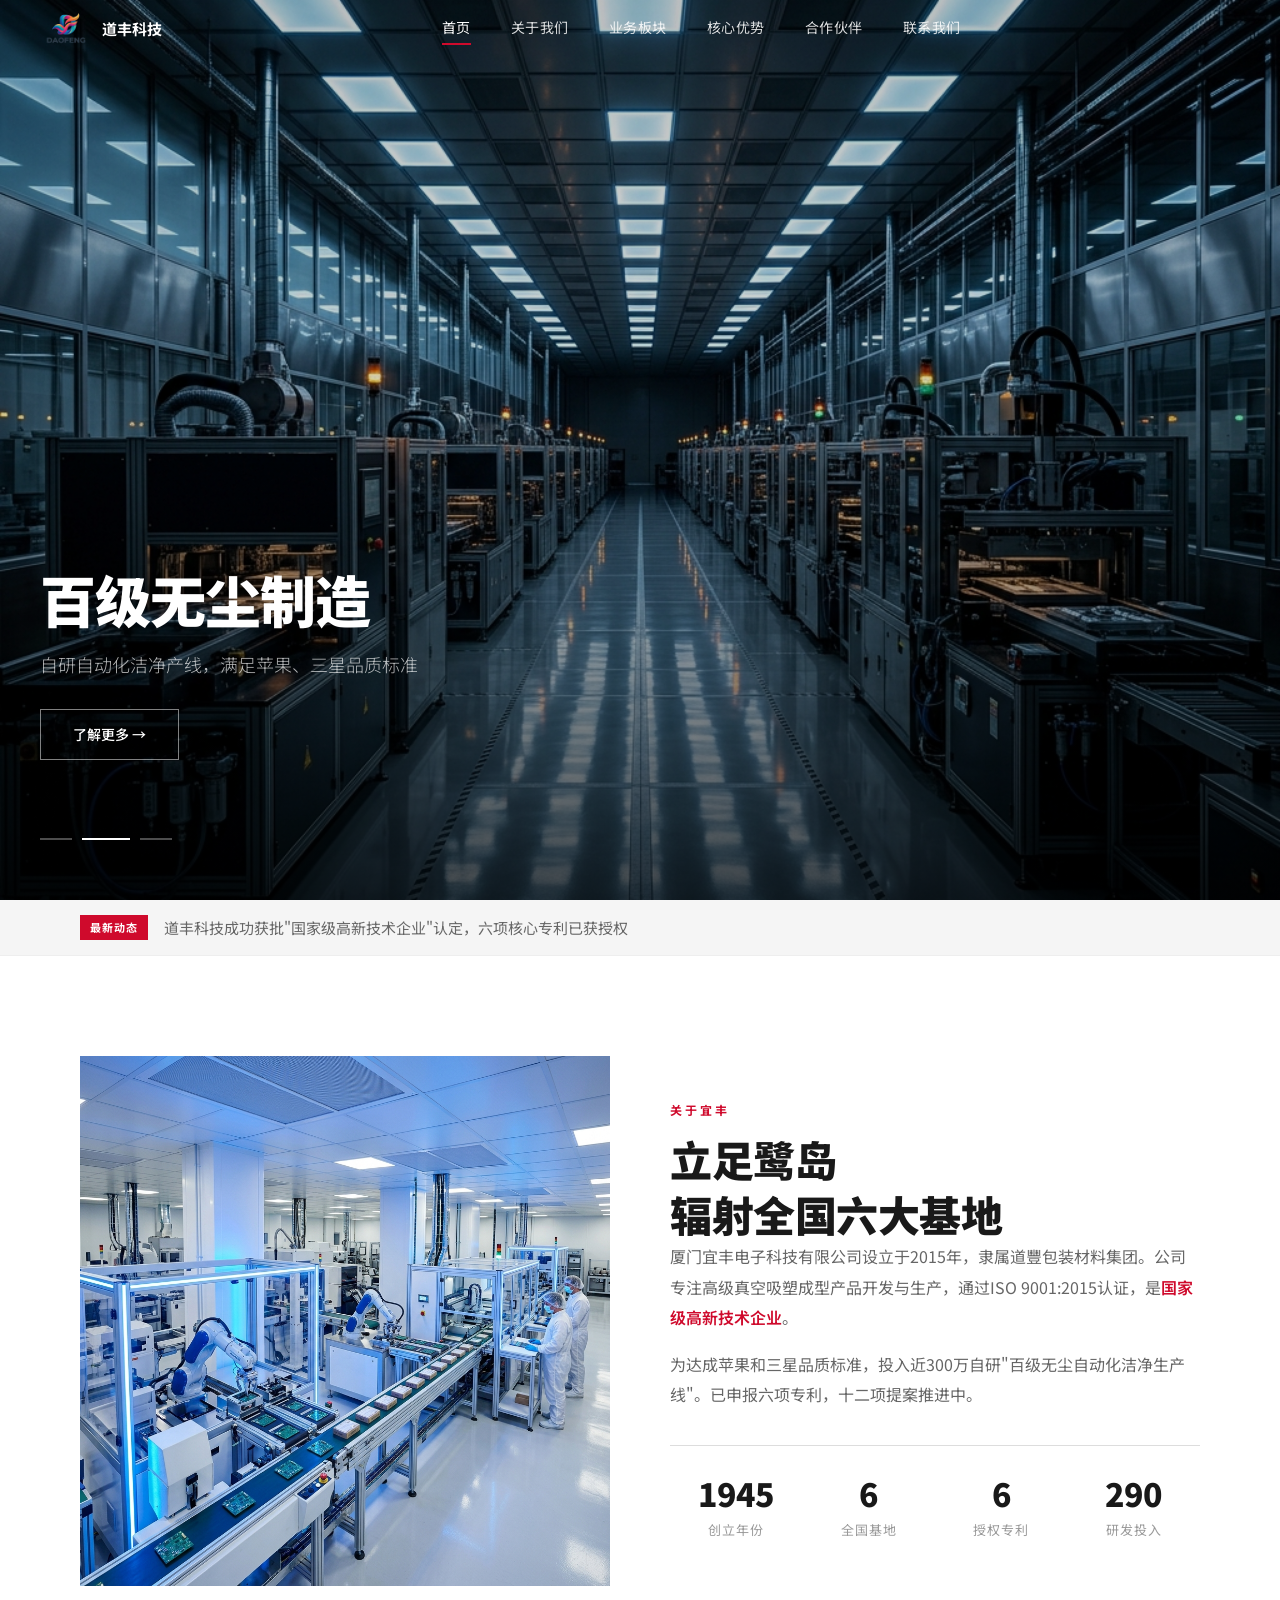
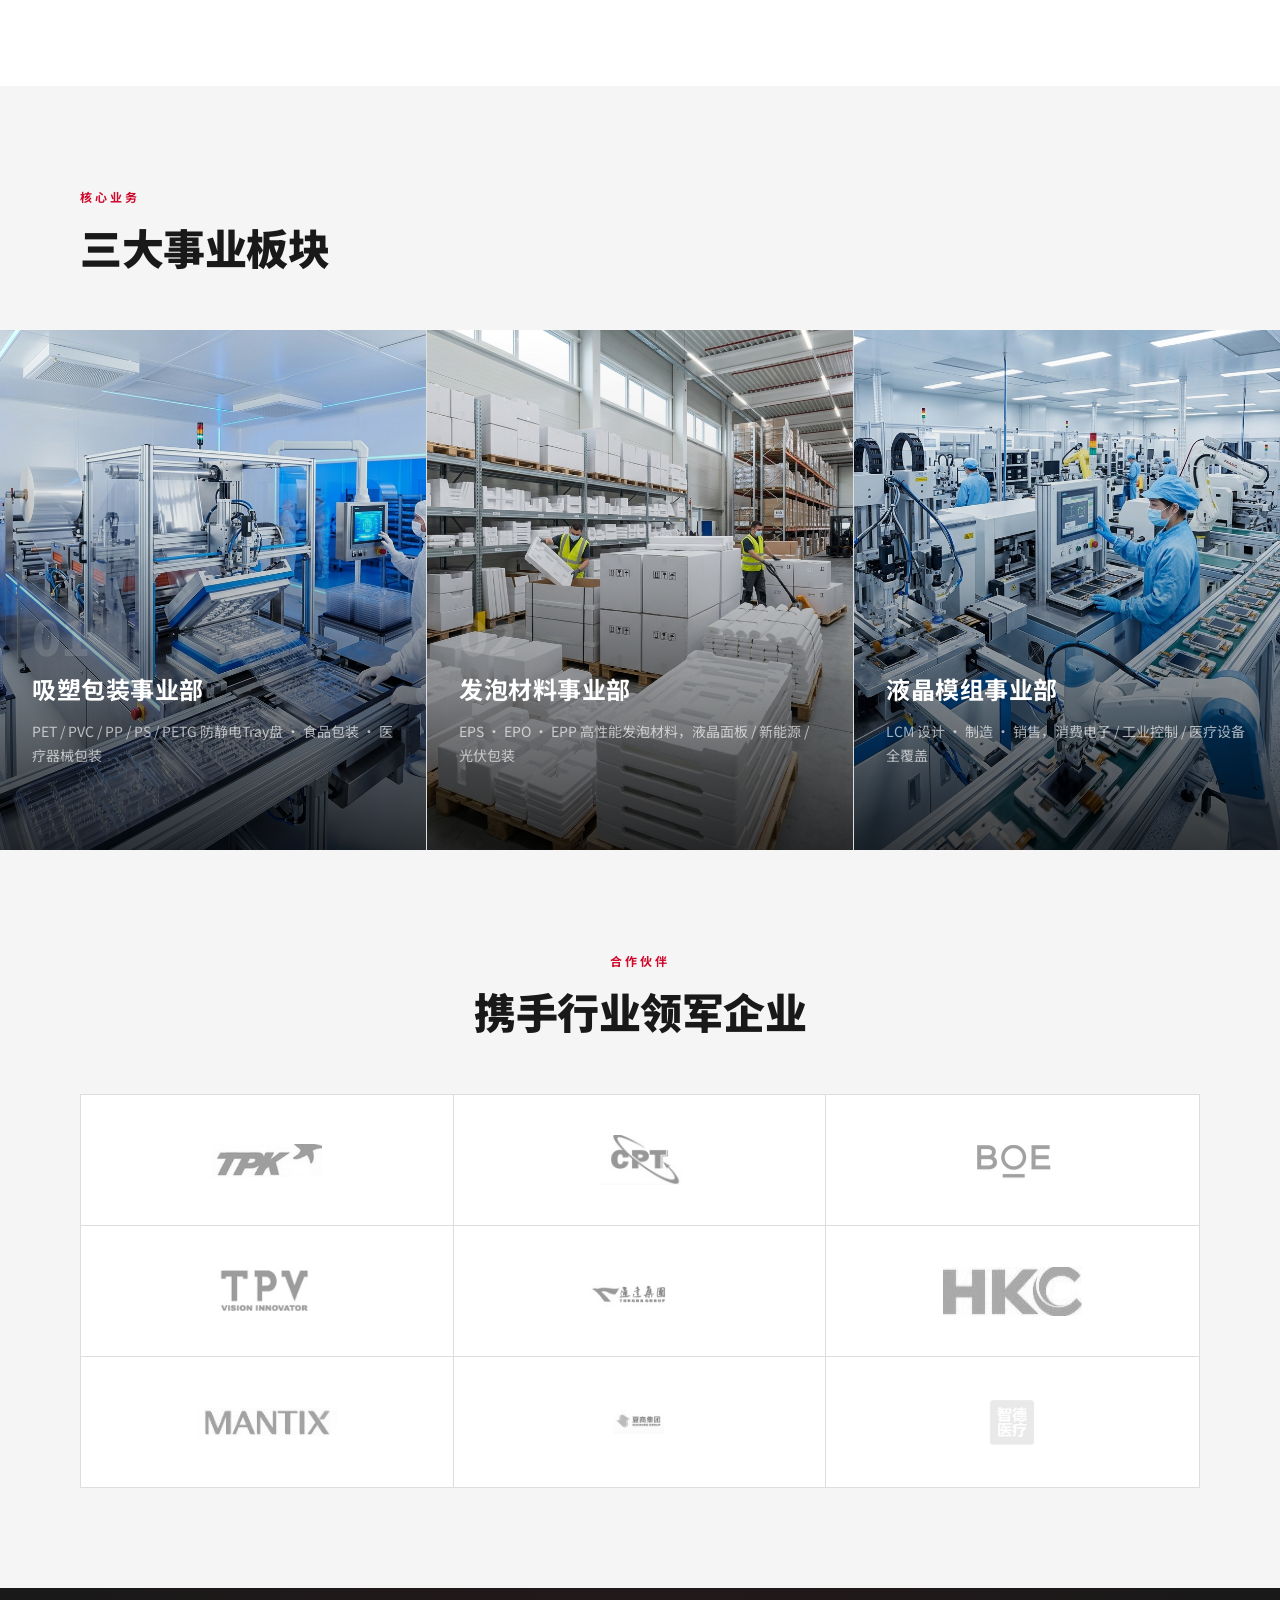
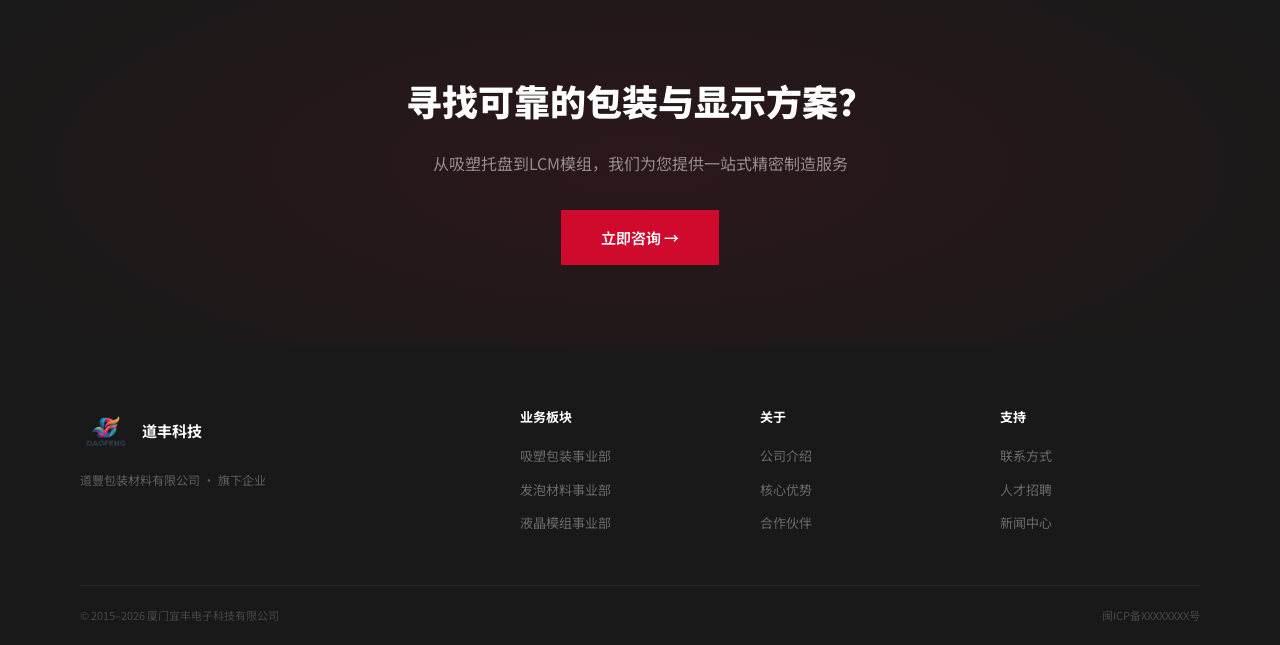
<file: index.html>
<!DOCTYPE html>
<html lang="zh-CN">
<head>
    <meta charset="UTF-8">
    <meta name="viewport" content="width=device-width, initial-scale=1.0">
    <title>厦门宜丰电子科技 - 精密包装与显示技术</title>
    <meta name="description" content="厦门宜丰电子科技有限公司，专注高级真空吸塑、发泡材料及液晶模组研发生产，服务三星、华为、京东方等全球领先电子企业。">
    <link rel="icon" href="images/favicon.png" type="image/png">
    <link rel="preconnect" href="https://fonts.googleapis.com">
    <link rel="preconnect" href="https://fonts.gstatic.com" crossorigin>
    <link href="https://fonts.googleapis.com/css2?family=Noto+Sans+SC:wght@300;400;500;700;900&display=swap" rel="stylesheet">
    <link rel="stylesheet" href="style.css">
</head>
<body>

    <!-- ====== 导航栏 ====== -->
    <header class="header" id="header">
        <div class="header-inner">
            <a href="index.html" class="logo">
                <img src="images/logo-daofeng.png" alt="道豐 DAOFENG" class="logo-img">
                <span class="logo-name">道丰科技</span>
            </a>
            <nav class="nav" id="nav" aria-label="主导航">
                <a href="index.html" class="nav-link">首页</a>
                <a href="about.html" class="nav-link">关于我们</a>
                <a href="divisions.html" class="nav-link">业务板块</a>
                <a href="advantages.html" class="nav-link">核心优势</a>
                <a href="partners.html" class="nav-link">合作伙伴</a>
                <a href="contact.html" class="nav-link">联系我们</a>
            </nav>
            <div class="header-right">
                <button class="hamburger" id="hamburger" aria-label="菜单">
                    <span></span><span></span>
                </button>
            </div>
        </div>
    </header>

    <!-- ====== 英雄区：全屏大图 + 极简文案 ====== -->
    <section class="hero" id="hero" aria-label="首页轮播">
        <div class="hero-slider" id="heroSlider">
            <!-- Slide 1 -->
            <div class="hero-slide active">
                <div class="hero-img">
                    <img src="images/hero-cinematic.png" alt="宜丰电子科技现代化生产车间全景" width="1024" height="1024" fetchpriority="high">
                </div>
                <div class="hero-caption">
                    <h1>以科技守护精密</h1>
                    <p>从百级无尘车间到液晶模组，用创新连接未来</p>
                    <a href="divisions.html" class="hero-btn">探索业务 →</a>
                </div>
            </div>
            <!-- Slide 2 -->
            <div class="hero-slide">
                <div class="hero-img">
                    <img src="images/cleanroom.png" alt="百级无尘自动化洁净生产线" width="1024" height="1024" loading="lazy">
                </div>
                <div class="hero-caption">
                    <h1>百级无尘制造</h1>
                    <p>自研自动化洁净产线，满足苹果、三星品质标准</p>
                    <a href="advantages.html" class="hero-btn">了解更多 →</a>
                </div>
            </div>
            <!-- Slide 3 -->
            <div class="hero-slide">
                <div class="hero-img">
                    <img src="images/lcm-production.png" alt="LCM液晶模组生产线" width="1024" height="1024" loading="lazy">
                </div>
                <div class="hero-caption">
                    <h1>LCM 一站式方案</h1>
                    <p>从设计到量产，覆盖消费电子、工业控制、医疗设备</p>
                    <a href="divisions.html" class="hero-btn">查看详情 →</a>
                </div>
            </div>
        </div>
        <!-- 指示器 -->
        <div class="hero-dots">
            <button class="dot active" data-i="0" aria-label="第1张幻灯片"></button>
            <button class="dot" data-i="1" aria-label="第2张幻灯片"></button>
            <button class="dot" data-i="2" aria-label="第3张幻灯片"></button>
        </div>
    </section>

    <!-- ====== 快讯条 ====== -->
    <section class="ticker" aria-label="最新动态">
        <div class="container">
            <div class="ticker-inner">
                <span class="ticker-tag">最新动态</span>
                <p>道丰科技成功获批"国家级高新技术企业"认定，六项核心专利已获授权</p>
            </div>
        </div>
    </section>

    <!-- ====== 关于我们：简介预览 ====== -->
    <section class="about" id="about" aria-label="关于我们">
        <div class="container">
            <div class="split">
                <div class="split-media reveal">
                    <img src="images/hero-banner.png" alt="宜丰生产车间" width="1024" height="1024" loading="lazy">
                </div>
                <div class="split-text reveal">
                    <span class="label">关于宜丰</span>
                    <h2>立足鹭岛<br>辐射全国六大基地</h2>
                    <p>厦门宜丰电子科技有限公司设立于2015年，隶属道豐包装材料集团。公司专注高级真空吸塑成型产品开发与生产，通过ISO 9001:2015认证，是<strong>国家级高新技术企业</strong>。</p>
                    <p>为达成苹果和三星品质标准，投入近300万自研"百级无尘自动化洁净生产线"。已申报六项专利，十二项提案推进中。</p>
                    <div class="kpi-row">
                        <div class="kpi"><strong data-target="2015" data-display="2015">2015</strong><span>创立年份</span></div>
                        <div class="kpi"><strong data-target="6" data-display="6+">6+</strong><span>全国基地</span></div>
                        <div class="kpi"><strong data-target="6" data-display="6">6</strong><span>授权专利</span></div>
                        <div class="kpi"><strong data-target="300" data-display="300万">300万</strong><span>研发投入</span></div>
                    </div>
                </div>
            </div>
        </div>
    </section>

    <!-- ====== 三大业务板块：预览入口 ====== -->
    <section class="divisions" id="divisions" aria-label="业务板块">
        <div class="container">
            <div class="section-head">
                <span class="label">核心业务</span>
                <h2>三大事业板块</h2>
            </div>
        </div>
        <div class="div-grid">
            <a href="divisions.html" class="div-card" id="card-thermoforming">
                <img src="images/thermoforming.png" alt="吸塑包装" width="1024" height="1024" loading="lazy">
                <div class="div-card-overlay"></div>
                <div class="div-card-body">
                    <span class="div-card-num">01</span>
                    <h3>吸塑包装事业部</h3>
                    <p>PET / PVC / PP / PS / PETG 防静电Tray盘 · 食品包装 · 医疗器械包装</p>
                    <span class="div-card-link">了解更多 →</span>
                </div>
            </a>
            <a href="divisions.html" class="div-card" id="card-foam">
                <img src="images/foam-materials.png" alt="发泡材料" width="1024" height="1024" loading="lazy">
                <div class="div-card-overlay"></div>
                <div class="div-card-body">
                    <span class="div-card-num">02</span>
                    <h3>发泡材料事业部</h3>
                    <p>EPS · EPO · EPP 高性能发泡材料，液晶面板 / 新能源 / 光伏包装</p>
                    <span class="div-card-link">了解更多 →</span>
                </div>
            </a>
            <a href="divisions.html" class="div-card" id="card-lcm">
                <img src="images/lcm-production.png" alt="液晶模组" width="1024" height="1024" loading="lazy">
                <div class="div-card-overlay"></div>
                <div class="div-card-body">
                    <span class="div-card-num">03</span>
                    <h3>液晶模组事业部</h3>
                    <p>LCM 设计 · 制造 · 销售，消费电子 / 工业控制 / 医疗设备全覆盖</p>
                    <span class="div-card-link">了解更多 →</span>
                </div>
            </a>
        </div>
    </section>

    <!-- ====== 合作伙伴预览 ====== -->
    <section class="partners" id="partners" aria-label="合作伙伴">
        <div class="container">
            <div class="section-head center">
                <span class="label">合作伙伴</span>
                <h2>携手行业领军企业</h2>
            </div>
            <div class="partner-grid">
                <div class="partner-item"><img class="partner-logo" src="images/logos/tpk.png" alt="TPK 宸鸿科技" width="140" height="50" loading="lazy"></div>
                <div class="partner-item"><img class="partner-logo" src="images/logos/cpt.png" alt="CPT 华映科技" width="140" height="50" loading="lazy"></div>
                <div class="partner-item"><img class="partner-logo" src="images/logos/boe.png" alt="BOE 京东方" width="140" height="50" loading="lazy"></div>
                <div class="partner-item"><img class="partner-logo" src="images/logos/tpv.png" alt="TPV 冠捷科技" width="140" height="50" loading="lazy"></div>
                <div class="partner-item"><img class="partner-logo" src="images/logos/tongda.png" alt="通达集团" width="140" height="50" loading="lazy"></div>
                <div class="partner-item"><img class="partner-logo" src="images/logos/hkc.jpg" alt="HKC 惠科" width="140" height="50" loading="lazy"></div>
                <div class="partner-item"><img class="partner-logo" src="images/logos/mantix.jpg" alt="MANTIX 华佳彩" width="140" height="50" loading="lazy"></div>
                <div class="partner-item"><img class="partner-logo" src="images/logos/xiashang.jpg" alt="夏商集团" width="140" height="50" loading="lazy"></div>
                <div class="partner-item"><img class="partner-logo" src="images/logos/zhide.png" alt="智德医疗" width="140" height="50" loading="lazy"></div>
            </div>
        </div>
    </section>

    <!-- ====== CTA 行动号召 ====== -->
    <section class="cta-banner" aria-label="行动号召">
        <div class="container">
            <h2>寻找可靠的包装与显示方案？</h2>
            <p>从吸塑托盘到LCM模组，我们为您提供一站式精密制造服务</p>
            <a href="contact.html" class="cta-btn">立即咨询 →</a>
        </div>
    </section>

    <!-- ====== 页脚 ====== -->
    <footer class="footer">
        <div class="container">
            <div class="footer-grid">
                <div class="footer-brand">
                    <div class="logo"><img src="images/logo-daofeng.png" alt="道豐 DAOFENG" class="logo-img"><span class="logo-name">道丰科技</span></div>
                    <p>道豐包装材料有限公司 · 旗下企业</p>
                </div>
                <div class="footer-col">
                    <h5>业务板块</h5>
                    <a href="divisions.html">吸塑包装事业部</a>
                    <a href="divisions.html">发泡材料事业部</a>
                    <a href="divisions.html">液晶模组事业部</a>
                </div>
                <div class="footer-col">
                    <h5>关于</h5>
                    <a href="about.html">公司介绍</a>
                    <a href="advantages.html">核心优势</a>
                    <a href="partners.html">合作伙伴</a>
                </div>
                <div class="footer-col">
                    <h5>支持</h5>
                    <a href="contact.html">联系方式</a>
                    <a href="#">人才招聘</a>
                    <a href="#">新闻中心</a>
                </div>
            </div>
            <div class="footer-bottom">
                <span>© 2015–2026 厦门宜丰电子科技有限公司</span>
                <span>闽ICP备XXXXXXXX号</span>
            </div>
        </div>
    </footer>

    <button class="btt" id="btt" aria-label="回到顶部">↑</button>
    <script src="script.js"></script>
</body>
</html>
</file>
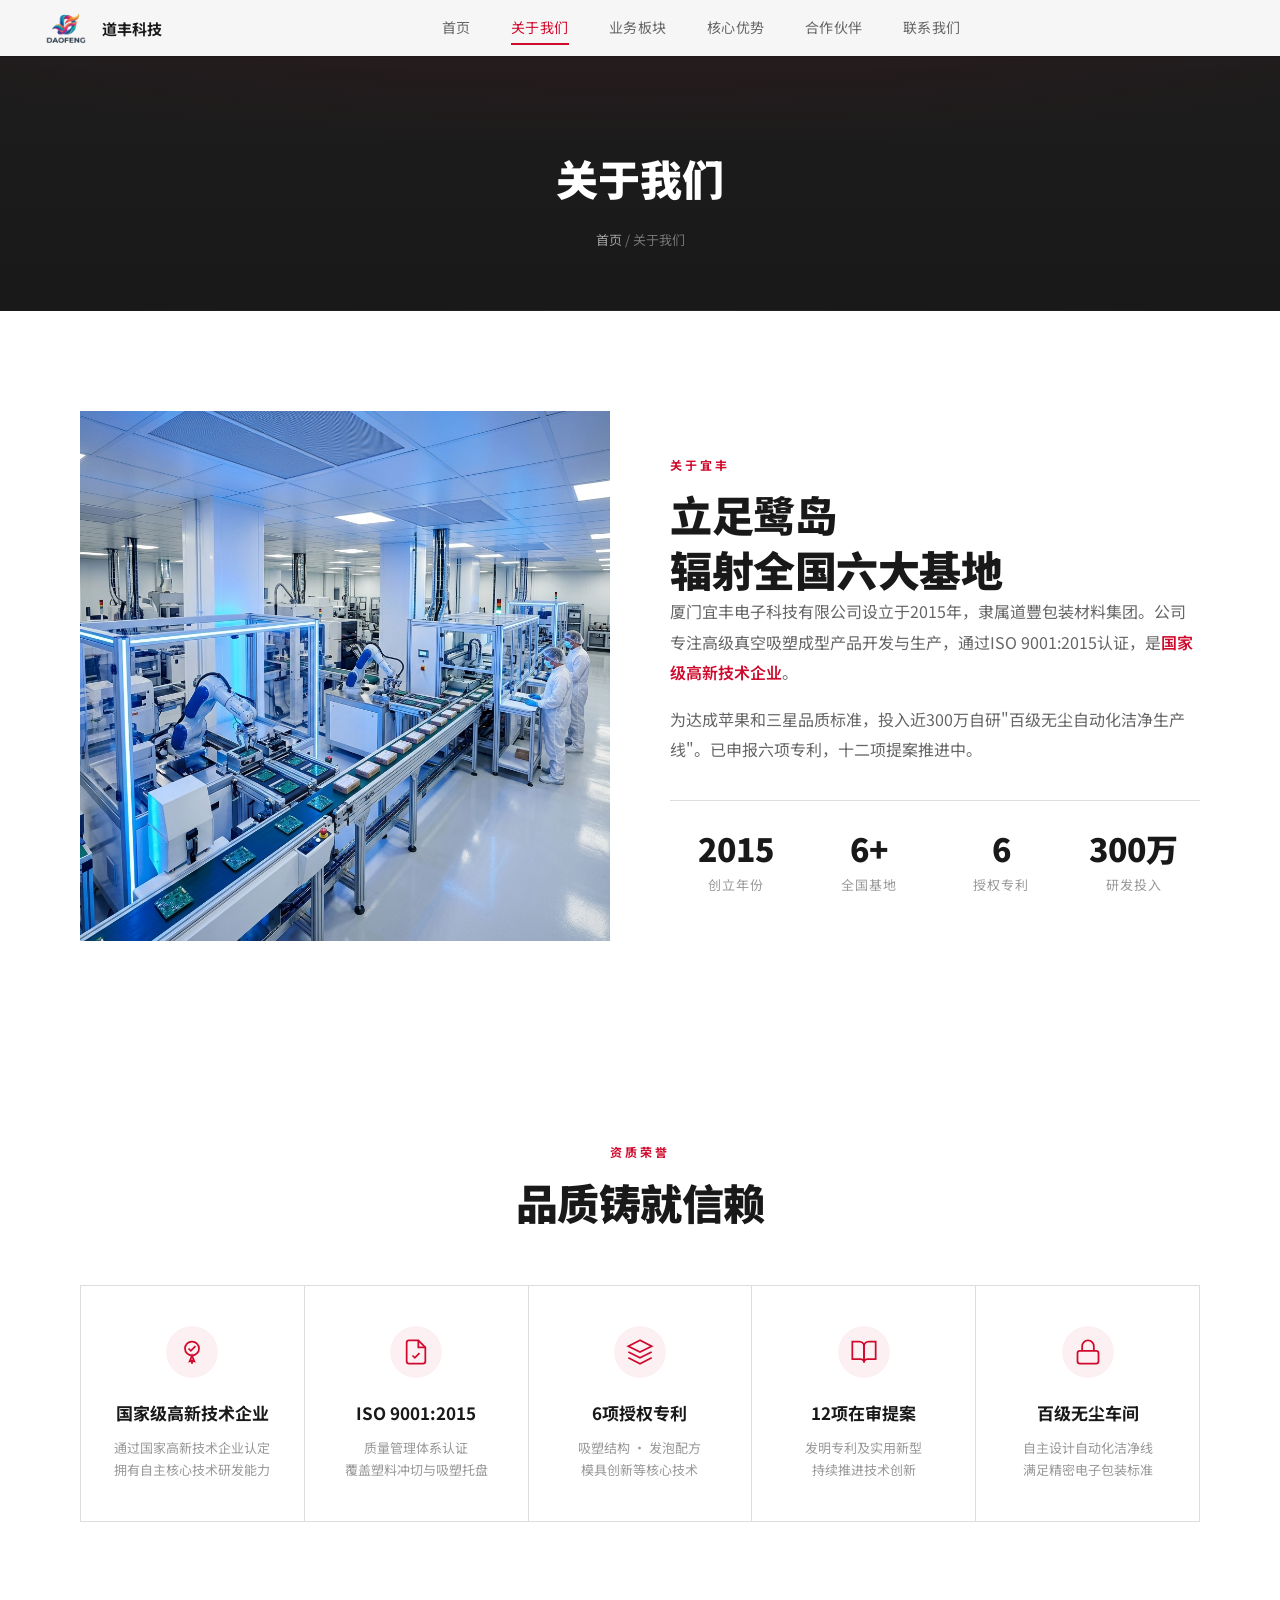
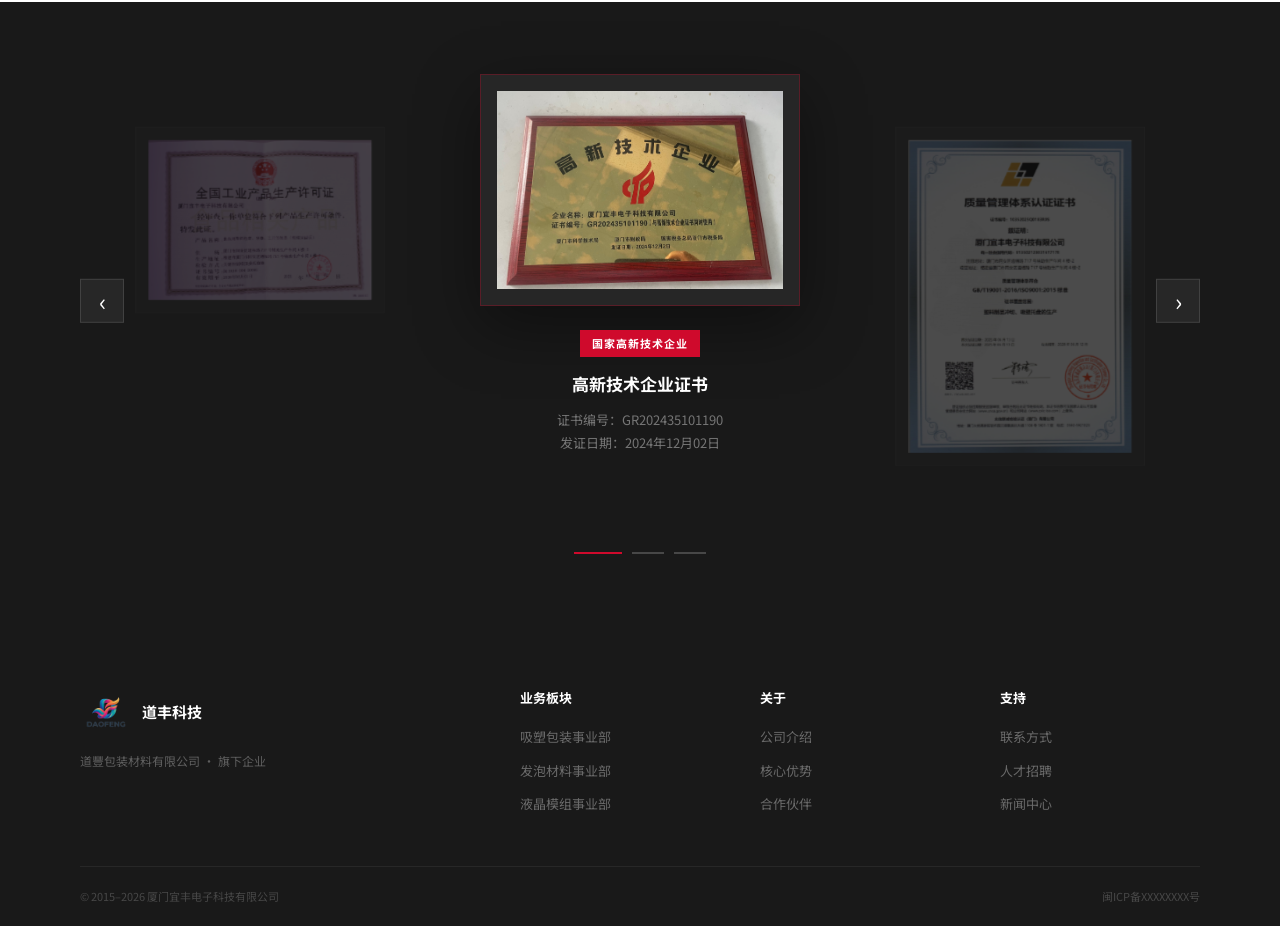
<file: about.html>
<!DOCTYPE html>
<html lang="zh-CN">
<head>
    <meta charset="UTF-8">
    <meta name="viewport" content="width=device-width, initial-scale=1.0">
    <title>关于我们 - 厦门宜丰电子科技</title>
    <meta name="description" content="厦门宜丰电子科技有限公司，隶属道豐包装材料集团，国家级高新技术企业，通过ISO 9001:2015认证。">
    <link rel="icon" href="images/favicon.png" type="image/png">
    <link rel="preconnect" href="https://fonts.googleapis.com">
    <link rel="preconnect" href="https://fonts.gstatic.com" crossorigin>
    <link href="https://fonts.googleapis.com/css2?family=Noto+Sans+SC:wght@300;400;500;700;900&display=swap" rel="stylesheet">
    <link rel="stylesheet" href="style.css">
</head>
<body>

    <!-- ====== 导航栏 ====== -->
    <header class="header" id="header">
        <div class="header-inner">
            <a href="index.html" class="logo">
                <img src="images/logo-daofeng.png" alt="道豐 DAOFENG" class="logo-img">
                <span class="logo-name">道丰科技</span>
            </a>
            <nav class="nav" id="nav" aria-label="主导航">
                <a href="index.html" class="nav-link">首页</a>
                <a href="about.html" class="nav-link">关于我们</a>
                <a href="divisions.html" class="nav-link">业务板块</a>
                <a href="advantages.html" class="nav-link">核心优势</a>
                <a href="partners.html" class="nav-link">合作伙伴</a>
                <a href="contact.html" class="nav-link">联系我们</a>
            </nav>
            <div class="header-right">
                <button class="hamburger" id="hamburger" aria-label="菜单">
                    <span></span><span></span>
                </button>
            </div>
        </div>
    </header>

    <!-- ====== 子页面横幅 ====== -->
    <section class="page-hero" aria-label="页面标题">
        <div class="container">
            <h1>关于我们</h1>
            <p class="breadcrumb"><a href="index.html">首页</a> / 关于我们</p>
        </div>
    </section>

    <!-- ====== 公司介绍 ====== -->
    <section class="about" id="about" aria-label="关于我们">
        <div class="container">
            <div class="split">
                <div class="split-media reveal">
                    <img src="images/hero-banner.png" alt="宜丰生产车间" width="1024" height="1024" loading="lazy">
                </div>
                <div class="split-text reveal">
                    <span class="label">关于宜丰</span>
                    <h2>立足鹭岛<br>辐射全国六大基地</h2>
                    <p>厦门宜丰电子科技有限公司设立于2015年，隶属道豐包装材料集团。公司专注高级真空吸塑成型产品开发与生产，通过ISO 9001:2015认证，是<strong>国家级高新技术企业</strong>。</p>
                    <p>为达成苹果和三星品质标准，投入近300万自研"百级无尘自动化洁净生产线"。已申报六项专利，十二项提案推进中。</p>
                    <div class="kpi-row">
                        <div class="kpi">
                            <strong>2015</strong>
                            <span>创立年份</span>
                        </div>
                        <div class="kpi">
                            <strong>6+</strong>
                            <span>全国基地</span>
                        </div>
                        <div class="kpi">
                            <strong>6</strong>
                            <span>授权专利</span>
                        </div>
                        <div class="kpi">
                            <strong>300万</strong>
                            <span>研发投入</span>
                        </div>
                    </div>
                </div>
            </div>
        </div>
    </section>

    <!-- ====== 资质荣誉 ====== -->
    <section class="certifications" id="certifications" aria-label="资质荣誉">
        <div class="container">
            <div class="section-head center">
                <span class="label">资质荣誉</span>
                <h2>品质铸就信赖</h2>
            </div>
            <div class="cert-cards">
                <div class="cert-card reveal">
                    <div class="cert-card-icon">
                        <svg width="28" height="28" viewBox="0 0 24 24" fill="none" stroke="currentColor" stroke-width="1.5">
                            <path d="M12 15l-2 5l1.5-.5L12 22l.5-2.5L14 20l-2-5z"/>
                            <circle cx="12" cy="9" r="6"/>
                            <path d="M9 9l2 2 4-4"/>
                        </svg>
                    </div>
                    <h4>国家级高新技术企业</h4>
                    <p>通过国家高新技术企业认定<br>拥有自主核心技术研发能力</p>
                </div>
                <div class="cert-card reveal">
                    <div class="cert-card-icon">
                        <svg width="28" height="28" viewBox="0 0 24 24" fill="none" stroke="currentColor" stroke-width="1.5">
                            <path d="M14 2H6a2 2 0 0 0-2 2v16a2 2 0 0 0 2 2h12a2 2 0 0 0 2-2V8z"/>
                            <polyline points="14 2 14 8 20 8"/>
                            <path d="M9 15l2 2 4-4"/>
                        </svg>
                    </div>
                    <h4>ISO 9001:2015</h4>
                    <p>质量管理体系认证<br>覆盖塑料冲切与吸塑托盘</p>
                </div>
                <div class="cert-card reveal">
                    <div class="cert-card-icon">
                        <svg width="28" height="28" viewBox="0 0 24 24" fill="none" stroke="currentColor" stroke-width="1.5">
                            <path d="M12 2L2 7l10 5 10-5-10-5z"/><path d="M2 17l10 5 10-5"/><path d="M2 12l10 5 10-5"/>
                        </svg>
                    </div>
                    <h4>6项授权专利</h4>
                    <p>吸塑结构 · 发泡配方<br>模具创新等核心技术</p>
                </div>
                <div class="cert-card reveal">
                    <div class="cert-card-icon">
                        <svg width="28" height="28" viewBox="0 0 24 24" fill="none" stroke="currentColor" stroke-width="1.5">
                            <path d="M2 3h6a4 4 0 0 1 4 4v14a3 3 0 0 0-3-3H2z"/>
                            <path d="M22 3h-6a4 4 0 0 0-4 4v14a3 3 0 0 1 3-3h7z"/>
                        </svg>
                    </div>
                    <h4>12项在审提案</h4>
                    <p>发明专利及实用新型<br>持续推进技术创新</p>
                </div>
                <div class="cert-card reveal">
                    <div class="cert-card-icon">
                        <svg width="28" height="28" viewBox="0 0 24 24" fill="none" stroke="currentColor" stroke-width="1.5">
                            <rect x="3" y="11" width="18" height="11" rx="2" ry="2"/>
                            <path d="M7 11V7a5 5 0 0 1 10 0v4"/>
                        </svg>
                    </div>
                    <h4>百级无尘车间</h4>
                    <p>自主设计自动化洁净线<br>满足精密电子包装标准</p>
                </div>
            </div>
        </div>
        <!-- 证书 3D 旋转展示 -->
        <div class="cert-banner">
            <div class="container">
                <div class="cert-carousel" id="certCarousel">
                    <div class="cert-carousel-track">
                        <!-- 国高证书 -->
                        <div class="cert-carousel-item" data-i="0">
                            <div class="cert-banner-img">
                                <img src="images/certs/gaoxin.png" alt="国家级高新技术企业证书" loading="lazy">
                            </div>
                            <div class="cert-gallery-info">
                                <span class="cert-badge">国家高新技术企业</span>
                                <h4>高新技术企业证书</h4>
                                <p>证书编号：GR202435101190</p>
                                <p>发证日期：2024年12月02日</p>
                            </div>
                        </div>
                        <!-- ISO 证书 -->
                        <div class="cert-carousel-item" data-i="1">
                            <div class="cert-banner-img">
                                <img src="images/certs/iso9001.png" alt="ISO 9001:2015 质量管理体系认证证书" loading="lazy">
                            </div>
                            <div class="cert-gallery-info">
                                <span class="cert-badge">ISO 9001:2015</span>
                                <h4>质量管理体系认证证书</h4>
                                <p>证书编号：10352025Q0183R0S</p>
                                <p>有效期至：2028年06月12日</p>
                            </div>
                        </div>
                        <!-- 食品包装生产许可证 -->
                        <div class="cert-carousel-item" data-i="2">
                            <div class="cert-banner-img">
                                <img src="images/certs/food-license.jpg" alt="全国工业产品生产许可证" loading="lazy">
                            </div>
                            <div class="cert-gallery-info">
                                <span class="cert-badge">生产许可证</span>
                                <h4>食品包装生产许可证书</h4>
                                <p>证书编号：闽XK16-204-00086</p>
                                <p>有效期至：2026年03月01日</p>
                            </div>
                        </div>
                    </div>
                    <!-- 左右箭头 -->
                    <button class="cert-arrow cert-prev" aria-label="上一张">‹</button>
                    <button class="cert-arrow cert-next" aria-label="下一张">›</button>
                    <!-- 指示点 -->
                    <div class="cert-dots">
                        <button class="cert-dot active" data-i="0" aria-label="第1张证书"></button>
                        <button class="cert-dot" data-i="1" aria-label="第2张证书"></button>
                        <button class="cert-dot" data-i="2" aria-label="第3张证书"></button>
                    </div>
                </div>
            </div>
        </div>
    </section>

    <!-- ====== 页脚 ====== -->
    <footer class="footer">
        <div class="container">
            <div class="footer-grid">
                <div class="footer-brand">
                    <div class="logo">
                        <img src="images/logo-daofeng.png" alt="道豐 DAOFENG" class="logo-img">
                        <span class="logo-name">道丰科技</span>
                    </div>
                    <p>道豐包装材料有限公司 · 旗下企业</p>
                </div>
                <div class="footer-col">
                    <h5>业务板块</h5>
                    <a href="divisions.html">吸塑包装事业部</a>
                    <a href="divisions.html">发泡材料事业部</a>
                    <a href="divisions.html">液晶模组事业部</a>
                </div>
                <div class="footer-col">
                    <h5>关于</h5>
                    <a href="about.html">公司介绍</a>
                    <a href="advantages.html">核心优势</a>
                    <a href="partners.html">合作伙伴</a>
                </div>
                <div class="footer-col">
                    <h5>支持</h5>
                    <a href="contact.html">联系方式</a>
                    <a href="#">人才招聘</a>
                    <a href="#">新闻中心</a>
                </div>
            </div>
            <div class="footer-bottom">
                <span>© 2015–2026 厦门宜丰电子科技有限公司</span>
                <span>闽ICP备XXXXXXXX号</span>
            </div>
        </div>
    </footer>

    <button class="btt" id="btt" aria-label="回到顶部">↑</button>
    <script src="script.js"></script>
</body>
</html>
</file>
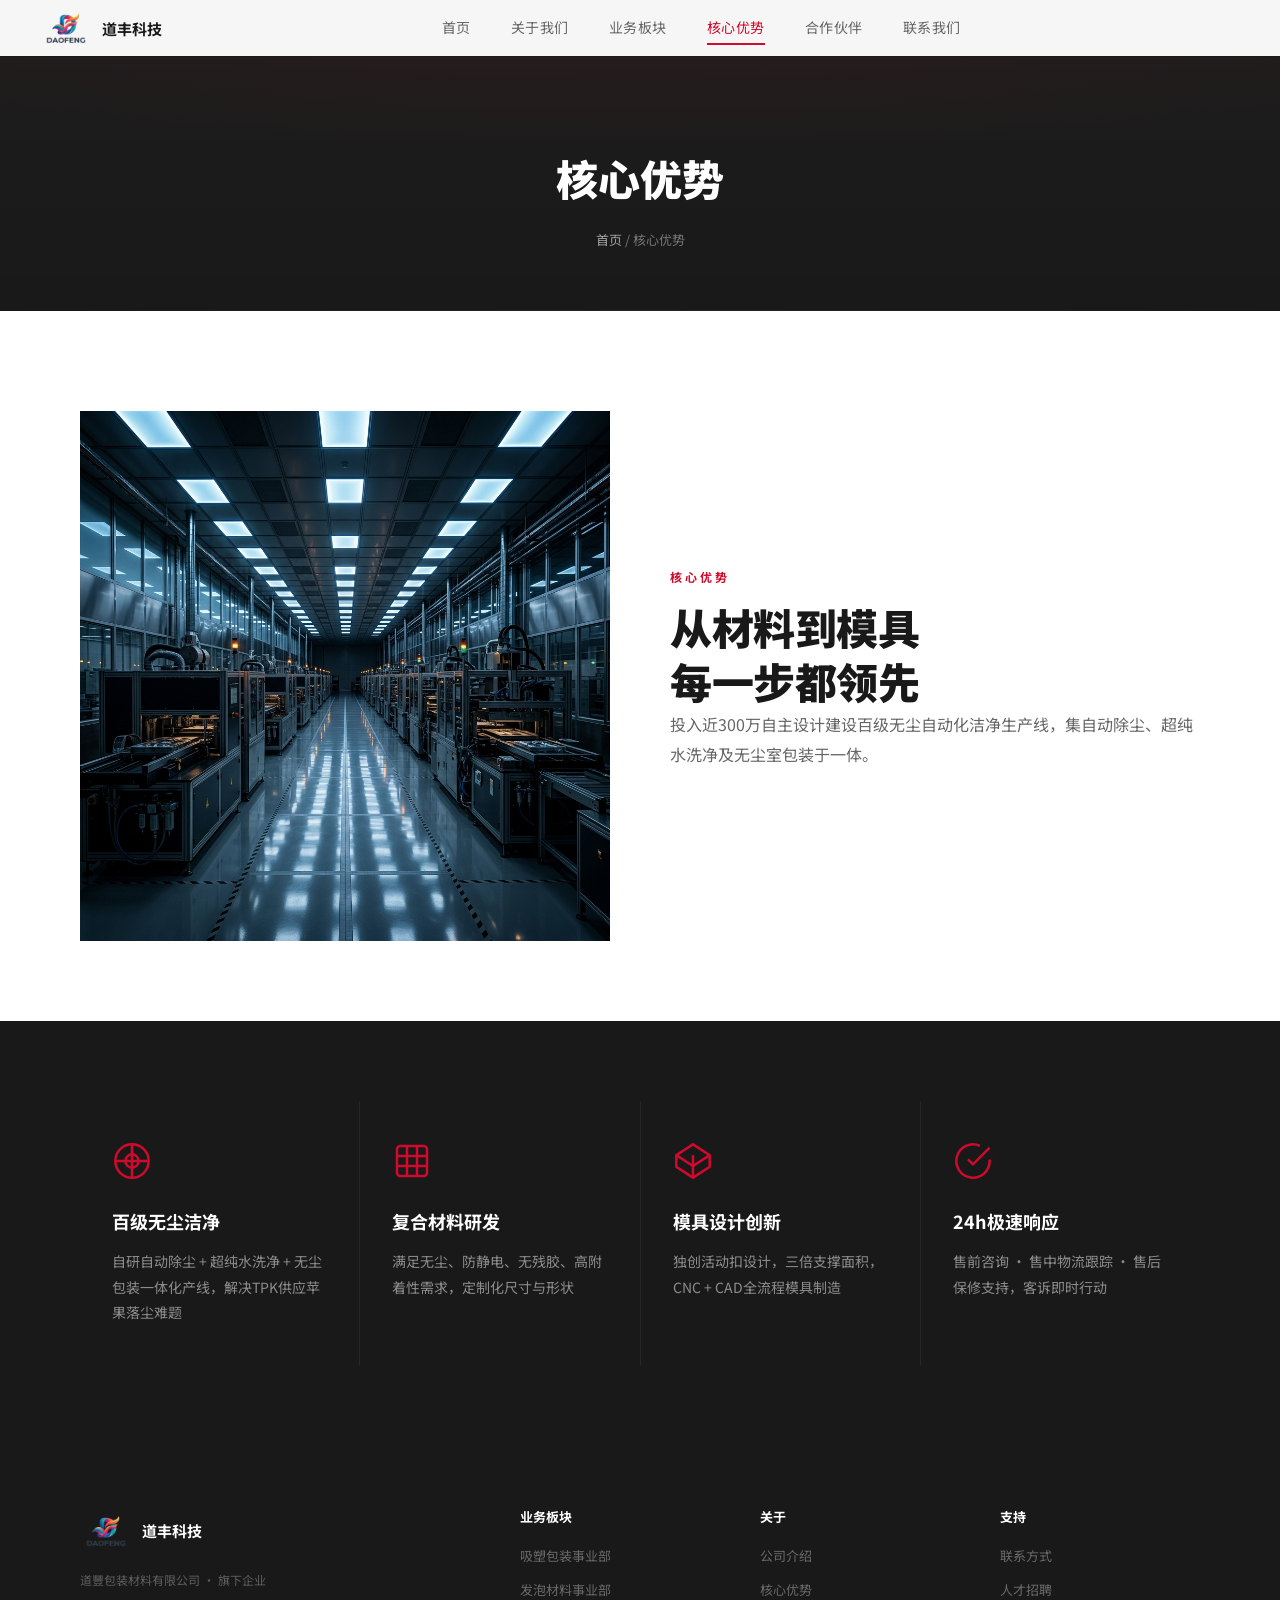
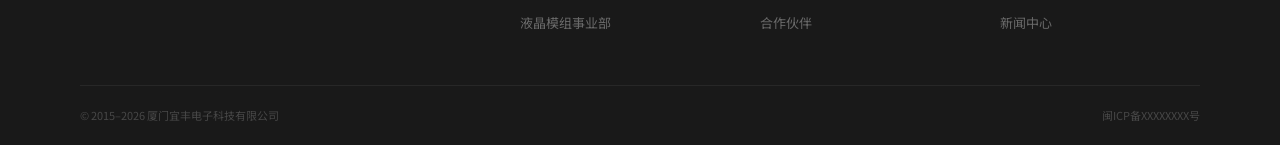
<file: advantages.html>
<!DOCTYPE html>
<html lang="zh-CN">
<head>
    <meta charset="UTF-8">
    <meta name="viewport" content="width=device-width, initial-scale=1.0">
    <title>核心优势 - 厦门宜丰电子科技</title>
    <meta name="description" content="宜丰电子核心竞争力：百级无尘洁净产线、复合材料研发、模具设计创新、24小时极速响应服务。">
    <link rel="icon" href="images/favicon.png" type="image/png">
    <link rel="preconnect" href="https://fonts.googleapis.com">
    <link rel="preconnect" href="https://fonts.gstatic.com" crossorigin>
    <link href="https://fonts.googleapis.com/css2?family=Noto+Sans+SC:wght@300;400;500;700;900&display=swap" rel="stylesheet">
    <link rel="stylesheet" href="style.css">
</head>
<body>

    <!-- ====== 导航栏 ====== -->
    <header class="header" id="header">
        <div class="header-inner">
            <a href="index.html" class="logo">
                <img src="images/logo-daofeng.png" alt="道豐 DAOFENG" class="logo-img">
                <span class="logo-name">道丰科技</span>
            </a>
            <nav class="nav" id="nav" aria-label="主导航">
                <a href="index.html" class="nav-link">首页</a>
                <a href="about.html" class="nav-link">关于我们</a>
                <a href="divisions.html" class="nav-link">业务板块</a>
                <a href="advantages.html" class="nav-link">核心优势</a>
                <a href="partners.html" class="nav-link">合作伙伴</a>
                <a href="contact.html" class="nav-link">联系我们</a>
            </nav>
            <div class="header-right">
                <button class="hamburger" id="hamburger" aria-label="菜单">
                    <span></span><span></span>
                </button>
            </div>
        </div>
    </header>

    <!-- ====== 子页面横幅 ====== -->
    <section class="page-hero" aria-label="页面标题">
        <div class="container">
            <h1>核心优势</h1>
            <p class="breadcrumb"><a href="index.html">首页</a> / 核心优势</p>
        </div>
    </section>

    <!-- ====== 核心优势 ====== -->
    <section class="advantages" id="advantages" aria-label="核心优势">
        <div class="container">
            <div class="split reverse">
                <div class="split-text reveal">
                    <span class="label">核心优势</span>
                    <h2>从材料到模具<br>每一步都领先</h2>
                    <p>投入近300万自主设计建设百级无尘自动化洁净生产线，集自动除尘、超纯水洗净及无尘室包装于一体。</p>
                </div>
                <div class="split-media reveal">
                    <img src="images/cleanroom.png" alt="百级无尘车间" width="1024" height="1024" loading="lazy">
                </div>
            </div>
        </div>

        <div class="adv-strip">
            <div class="container">
                <div class="adv-cards">
                    <div class="adv-card reveal">
                        <div class="adv-icon">
                            <svg width="40" height="40" viewBox="0 0 24 24" fill="none" stroke="currentColor" stroke-width="1.5"><circle cx="12" cy="12" r="10"/><path d="M12 2v20M2 12h20"/><circle cx="12" cy="12" r="4"/></svg>
                        </div>
                        <h4>百级无尘洁净</h4>
                        <p>自研自动除尘 + 超纯水洗净 + 无尘包装一体化产线，解决TPK供应苹果落尘难题</p>
                    </div>
                    <div class="adv-card reveal">
                        <div class="adv-icon">
                            <svg width="40" height="40" viewBox="0 0 24 24" fill="none" stroke="currentColor" stroke-width="1.5"><rect x="3" y="3" width="18" height="18" rx="2"/><path d="M9 3v18M15 3v18M3 9h18M3 15h18"/></svg>
                        </div>
                        <h4>复合材料研发</h4>
                        <p>满足无尘、防静电、无残胶、高附着性需求，定制化尺寸与形状</p>
                    </div>
                    <div class="adv-card reveal">
                        <div class="adv-icon">
                            <svg width="40" height="40" viewBox="0 0 24 24" fill="none" stroke="currentColor" stroke-width="1.5"><polygon points="12 2 22 8.5 22 15.5 12 22 2 15.5 2 8.5 12 2"/><line x1="12" y1="22" x2="12" y2="8.5"/><polyline points="22 8.5 12 15 2 8.5"/></svg>
                        </div>
                        <h4>模具设计创新</h4>
                        <p>独创活动扣设计，三倍支撑面积，CNC + CAD全流程模具制造</p>
                    </div>
                    <div class="adv-card reveal">
                        <div class="adv-icon">
                            <svg width="40" height="40" viewBox="0 0 24 24" fill="none" stroke="currentColor" stroke-width="1.5"><path d="M22 11.08V12a10 10 0 1 1-5.93-9.14"/><polyline points="22 4 12 14.01 9 11.01"/></svg>
                        </div>
                        <h4>24h极速响应</h4>
                        <p>售前咨询 · 售中物流跟踪 · 售后保修支持，客诉即时行动</p>
                    </div>
                </div>
            </div>
        </div>
    </section>

    <!-- ====== 页脚 ====== -->
    <footer class="footer">
        <div class="container">
            <div class="footer-grid">
                <div class="footer-brand">
                    <div class="logo">
                        <img src="images/logo-daofeng.png" alt="道豐 DAOFENG" class="logo-img">
                        <span class="logo-name">道丰科技</span>
                    </div>
                    <p>道豐包装材料有限公司 · 旗下企业</p>
                </div>
                <div class="footer-col">
                    <h5>业务板块</h5>
                    <a href="divisions.html">吸塑包装事业部</a>
                    <a href="divisions.html">发泡材料事业部</a>
                    <a href="divisions.html">液晶模组事业部</a>
                </div>
                <div class="footer-col">
                    <h5>关于</h5>
                    <a href="about.html">公司介绍</a>
                    <a href="advantages.html">核心优势</a>
                    <a href="partners.html">合作伙伴</a>
                </div>
                <div class="footer-col">
                    <h5>支持</h5>
                    <a href="contact.html">联系方式</a>
                    <a href="#">人才招聘</a>
                    <a href="#">新闻中心</a>
                </div>
            </div>
            <div class="footer-bottom">
                <span>© 2015–2026 厦门宜丰电子科技有限公司</span>
                <span>闽ICP备XXXXXXXX号</span>
            </div>
        </div>
    </footer>

    <button class="btt" id="btt" aria-label="回到顶部">↑</button>
    <script src="script.js"></script>
</body>
</html>
</file>
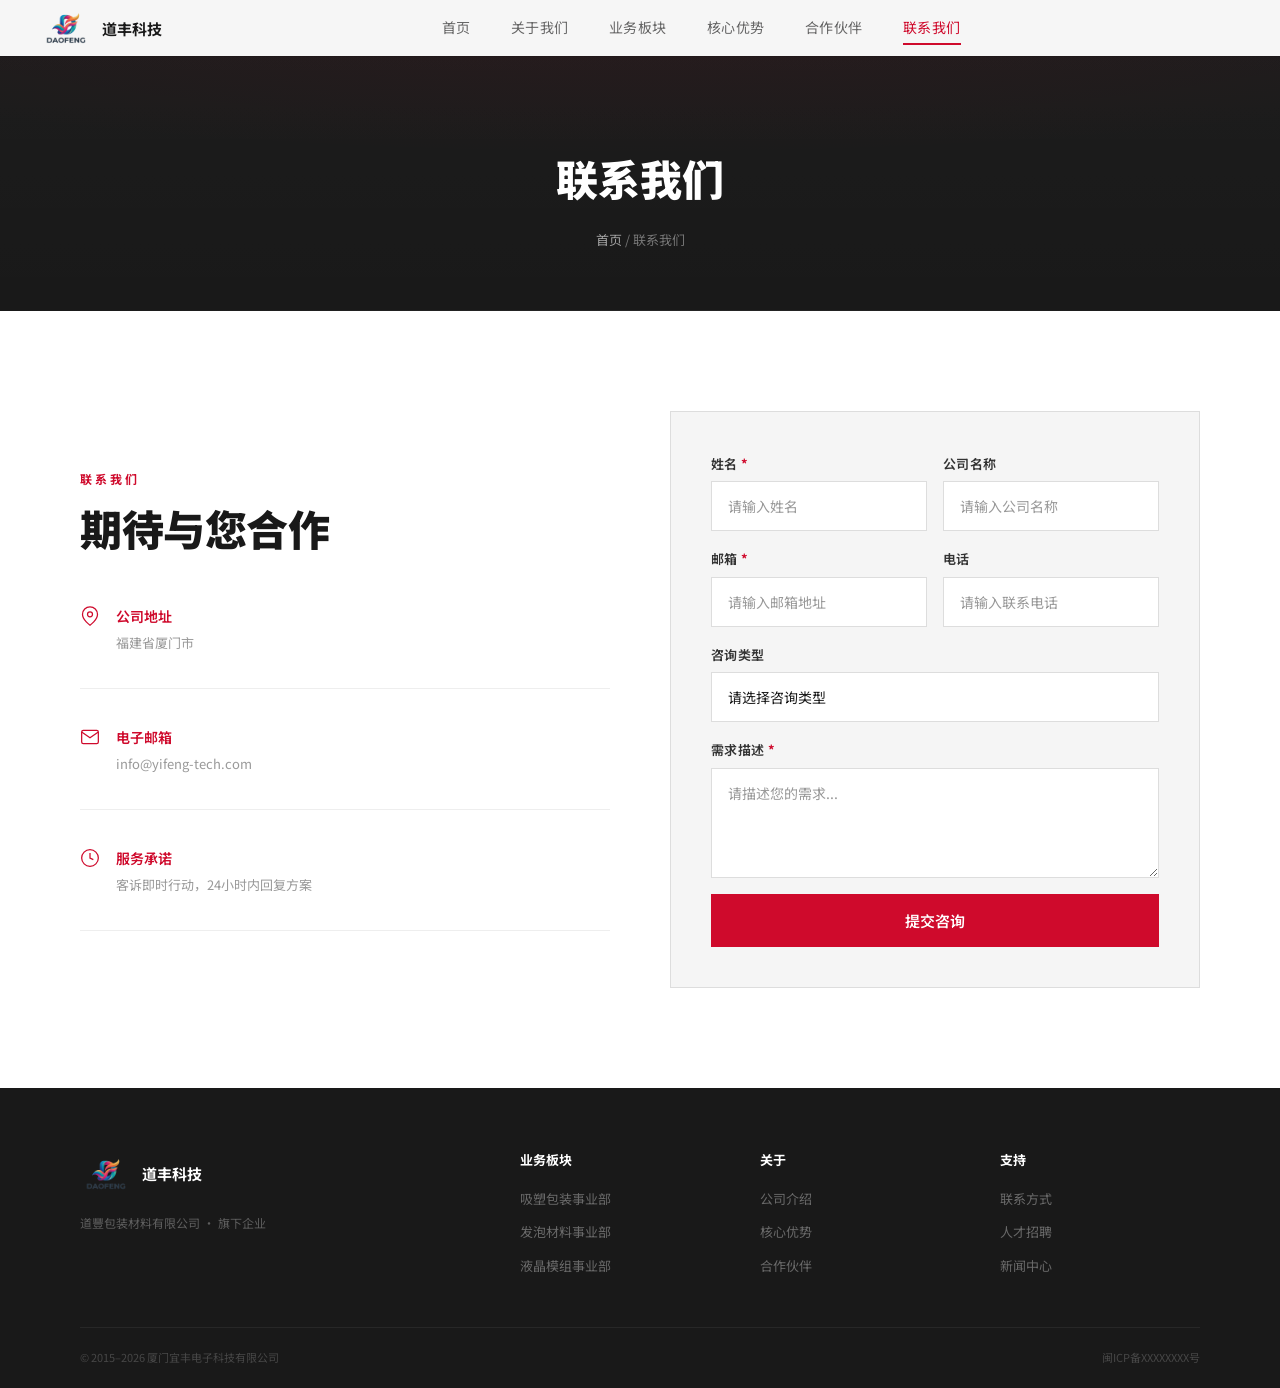
<file: contact.html>
<!DOCTYPE html>
<html lang="zh-CN">
<head>
    <meta charset="UTF-8">
    <meta name="viewport" content="width=device-width, initial-scale=1.0">
    <title>联系我们 - 厦门宜丰电子科技</title>
    <meta name="description" content="联系厦门宜丰电子科技，获取吸塑包装、发泡材料、液晶模组专业咨询服务，24小时内回复方案。">
    <link rel="icon" href="images/favicon.png" type="image/png">
    <link rel="preconnect" href="https://fonts.googleapis.com">
    <link rel="preconnect" href="https://fonts.gstatic.com" crossorigin>
    <link href="https://fonts.googleapis.com/css2?family=Noto+Sans+SC:wght@300;400;500;700;900&display=swap" rel="stylesheet">
    <link rel="stylesheet" href="style.css">
</head>
<body>

    <!-- ====== 导航栏 ====== -->
    <header class="header" id="header">
        <div class="header-inner">
            <a href="index.html" class="logo">
                <img src="images/logo-daofeng.png" alt="道豐 DAOFENG" class="logo-img">
                <span class="logo-name">道丰科技</span>
            </a>
            <nav class="nav" id="nav" aria-label="主导航">
                <a href="index.html" class="nav-link">首页</a>
                <a href="about.html" class="nav-link">关于我们</a>
                <a href="divisions.html" class="nav-link">业务板块</a>
                <a href="advantages.html" class="nav-link">核心优势</a>
                <a href="partners.html" class="nav-link">合作伙伴</a>
                <a href="contact.html" class="nav-link">联系我们</a>
            </nav>
            <div class="header-right">
                <button class="hamburger" id="hamburger" aria-label="菜单">
                    <span></span><span></span>
                </button>
            </div>
        </div>
    </header>

    <!-- ====== 子页面横幅 ====== -->
    <section class="page-hero" aria-label="页面标题">
        <div class="container">
            <h1>联系我们</h1>
            <p class="breadcrumb"><a href="index.html">首页</a> / 联系我们</p>
        </div>
    </section>

    <!-- ====== 联系我们 ====== -->
    <section class="contact" id="contact" aria-label="联系我们">
        <div class="container">
            <div class="split">
                <div class="split-text reveal">
                    <span class="label">联系我们</span>
                    <h2>期待与您合作</h2>
                    <div class="contact-list">
                        <div class="contact-row">
                            <svg width="20" height="20" viewBox="0 0 24 24" fill="none" stroke="currentColor" stroke-width="1.5"><path d="M21 10c0 7-9 13-9 13s-9-6-9-13a9 9 0 0 1 18 0z"/><circle cx="12" cy="10" r="3"/></svg>
                            <div><strong>公司地址</strong><p>福建省厦门市</p></div>
                        </div>
                        <div class="contact-row">
                            <svg width="20" height="20" viewBox="0 0 24 24" fill="none" stroke="currentColor" stroke-width="1.5"><path d="M4 4h16c1.1 0 2 .9 2 2v12c0 1.1-.9 2-2 2H4c-1.1 0-2-.9-2-2V6c0-1.1.9-2 2-2z"/><polyline points="22,6 12,13 2,6"/></svg>
                            <div><strong>电子邮箱</strong><p>info@yifeng-tech.com</p></div>
                        </div>
                        <div class="contact-row">
                            <svg width="20" height="20" viewBox="0 0 24 24" fill="none" stroke="currentColor" stroke-width="1.5"><circle cx="12" cy="12" r="10"/><path d="M12 6v6l4 2"/></svg>
                            <div><strong>服务承诺</strong><p>客诉即时行动，24小时内回复方案</p></div>
                        </div>
                    </div>
                </div>
                <div class="split-form reveal">
                    <form id="contactForm">
                        <div class="form-2col">
                            <div class="form-field">
                                <label for="contact-name">姓名 <span class="required">*</span></label>
                                <input type="text" id="contact-name" name="name" placeholder="请输入姓名" required>
                            </div>
                            <div class="form-field">
                                <label for="contact-company">公司名称</label>
                                <input type="text" id="contact-company" name="company" placeholder="请输入公司名称">
                            </div>
                        </div>
                        <div class="form-2col">
                            <div class="form-field">
                                <label for="contact-email">邮箱 <span class="required">*</span></label>
                                <input type="email" id="contact-email" name="email" placeholder="请输入邮箱地址" required>
                            </div>
                            <div class="form-field">
                                <label for="contact-phone">电话</label>
                                <input type="tel" id="contact-phone" name="phone" placeholder="请输入联系电话">
                            </div>
                        </div>
                        <div class="form-field">
                            <label for="contact-type">咨询类型</label>
                            <select id="contact-type" name="type">
                                <option value="">请选择咨询类型</option>
                                <option value="thermoforming">吸塑包装</option>
                                <option value="foam">发泡材料</option>
                                <option value="lcm">液晶模组 (LCM)</option>
                                <option value="other">其他</option>
                            </select>
                        </div>
                        <div class="form-field">
                            <label for="contact-message">需求描述 <span class="required">*</span></label>
                            <textarea id="contact-message" name="message" rows="4" placeholder="请描述您的需求..." required></textarea>
                        </div>
                        <button type="submit" class="submit-btn">提交咨询</button>
                    </form>
                </div>
            </div>
        </div>
    </section>

    <!-- ====== 页脚 ====== -->
    <footer class="footer">
        <div class="container">
            <div class="footer-grid">
                <div class="footer-brand">
                    <div class="logo">
                        <img src="images/logo-daofeng.png" alt="道豐 DAOFENG" class="logo-img">
                        <span class="logo-name">道丰科技</span>
                    </div>
                    <p>道豐包装材料有限公司 · 旗下企业</p>
                </div>
                <div class="footer-col">
                    <h5>业务板块</h5>
                    <a href="divisions.html">吸塑包装事业部</a>
                    <a href="divisions.html">发泡材料事业部</a>
                    <a href="divisions.html">液晶模组事业部</a>
                </div>
                <div class="footer-col">
                    <h5>关于</h5>
                    <a href="about.html">公司介绍</a>
                    <a href="advantages.html">核心优势</a>
                    <a href="partners.html">合作伙伴</a>
                </div>
                <div class="footer-col">
                    <h5>支持</h5>
                    <a href="contact.html">联系方式</a>
                    <a href="#">人才招聘</a>
                    <a href="#">新闻中心</a>
                </div>
            </div>
            <div class="footer-bottom">
                <span>© 2015–2026 厦门宜丰电子科技有限公司</span>
                <span>闽ICP备XXXXXXXX号</span>
            </div>
        </div>
    </footer>

    <button class="btt" id="btt" aria-label="回到顶部">↑</button>
    <script src="script.js"></script>
</body>
</html>
</file>
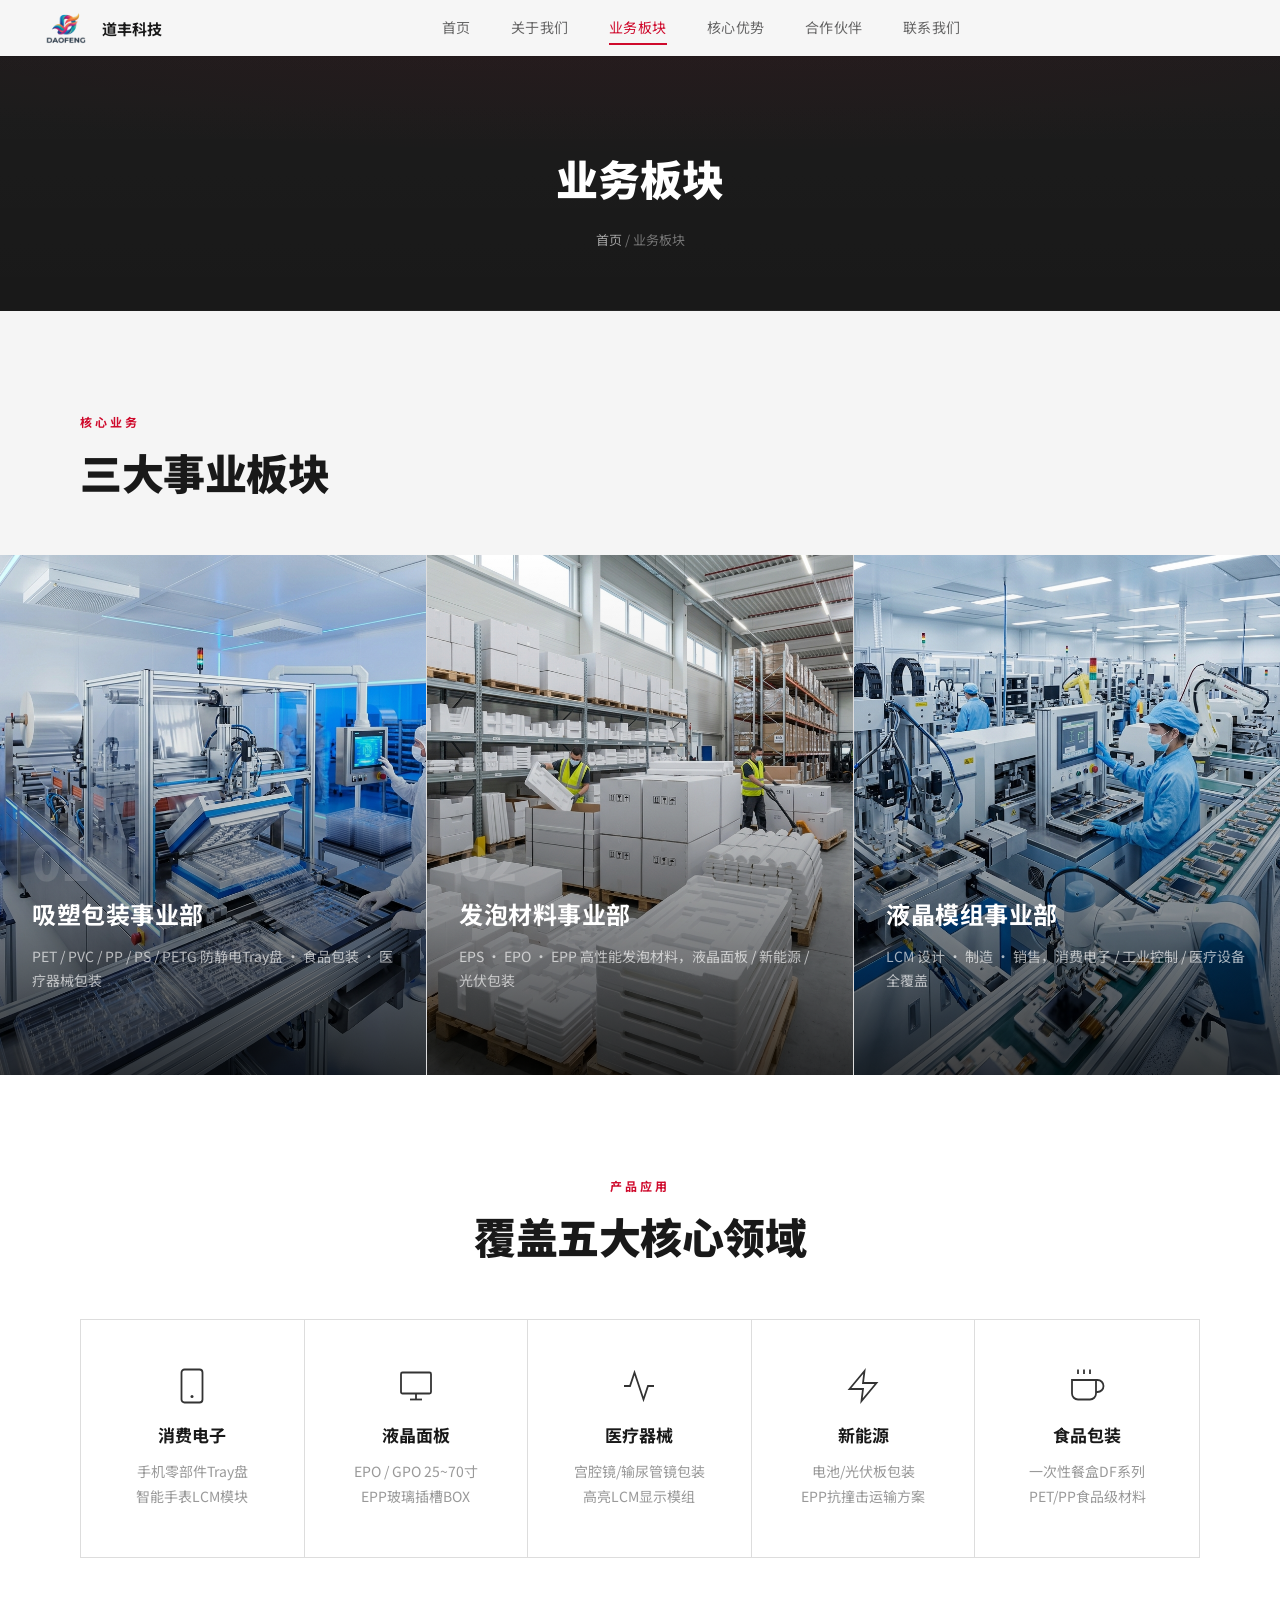
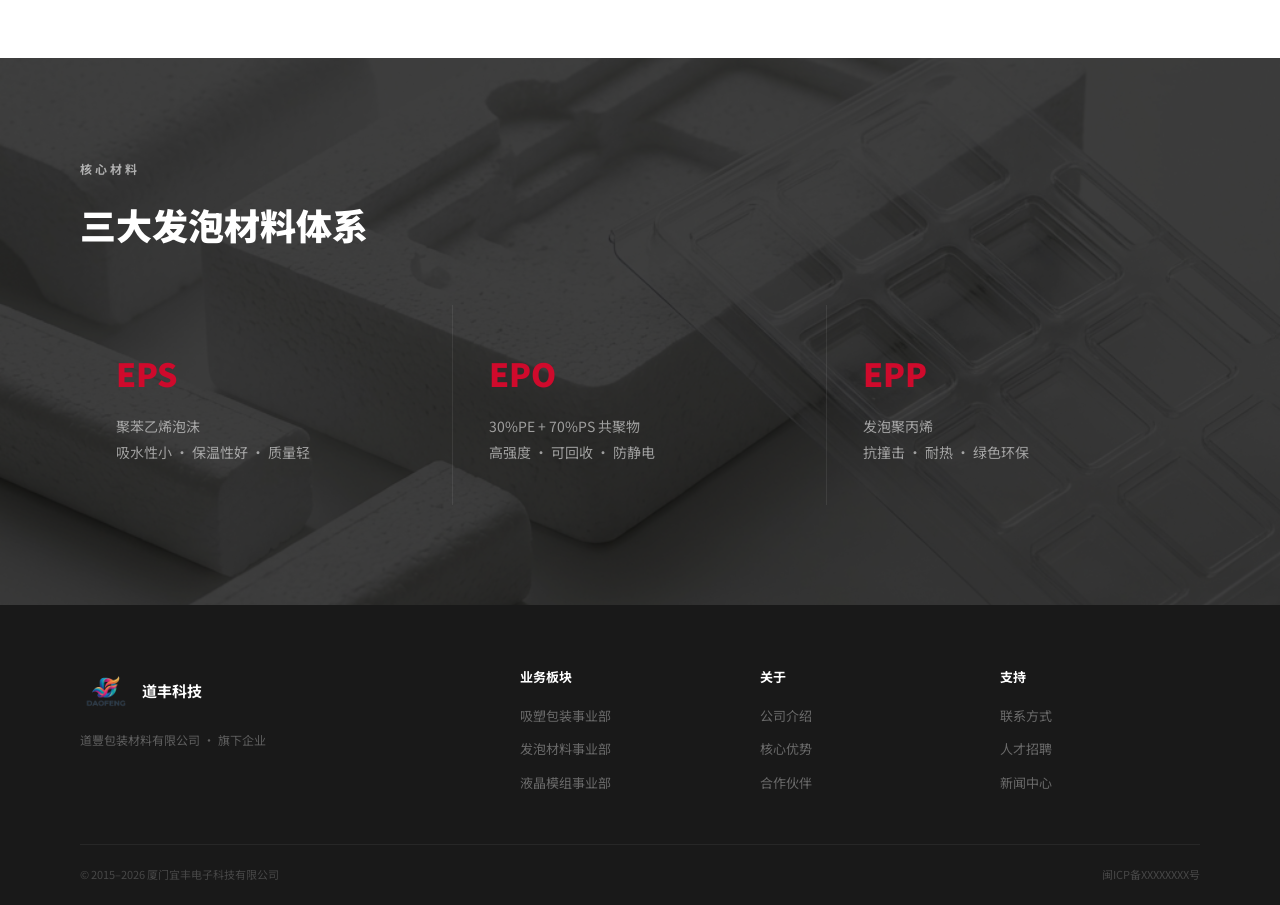
<file: divisions.html>
<!DOCTYPE html>
<html lang="zh-CN">
<head>
    <meta charset="UTF-8">
    <meta name="viewport" content="width=device-width, initial-scale=1.0">
    <title>业务板块 - 厦门宜丰电子科技</title>
    <meta name="description" content="宜丰电子三大事业板块：吸塑包装、发泡材料、液晶模组，覆盖消费电子、液晶面板、医疗器械、新能源、食品包装五大领域。">
    <link rel="icon" href="images/favicon.png" type="image/png">
    <link rel="preconnect" href="https://fonts.googleapis.com">
    <link rel="preconnect" href="https://fonts.gstatic.com" crossorigin>
    <link href="https://fonts.googleapis.com/css2?family=Noto+Sans+SC:wght@300;400;500;700;900&display=swap" rel="stylesheet">
    <link rel="stylesheet" href="style.css">
</head>
<body>

    <!-- ====== 导航栏 ====== -->
    <header class="header" id="header">
        <div class="header-inner">
            <a href="index.html" class="logo">
                <img src="images/logo-daofeng.png" alt="道豐 DAOFENG" class="logo-img">
                <span class="logo-name">道丰科技</span>
            </a>
            <nav class="nav" id="nav" aria-label="主导航">
                <a href="index.html" class="nav-link">首页</a>
                <a href="about.html" class="nav-link">关于我们</a>
                <a href="divisions.html" class="nav-link">业务板块</a>
                <a href="advantages.html" class="nav-link">核心优势</a>
                <a href="partners.html" class="nav-link">合作伙伴</a>
                <a href="contact.html" class="nav-link">联系我们</a>
            </nav>
            <div class="header-right">
                <button class="hamburger" id="hamburger" aria-label="菜单">
                    <span></span><span></span>
                </button>
            </div>
        </div>
    </header>

    <!-- ====== 子页面横幅 ====== -->
    <section class="page-hero" aria-label="页面标题">
        <div class="container">
            <h1>业务板块</h1>
            <p class="breadcrumb"><a href="index.html">首页</a> / 业务板块</p>
        </div>
    </section>

    <!-- ====== 三大业务 ====== -->
    <section class="divisions" id="divisions" aria-label="业务板块">
        <div class="container">
            <div class="section-head">
                <span class="label">核心业务</span>
                <h2>三大事业板块</h2>
            </div>
        </div>
        <div class="div-grid">
            <a href="#" class="div-card" id="card-thermoforming">
                <img src="images/thermoforming.png" alt="吸塑包装" width="1024" height="1024" loading="lazy">
                <div class="div-card-overlay"></div>
                <div class="div-card-body">
                    <span class="div-card-num">01</span>
                    <h3>吸塑包装事业部</h3>
                    <p>PET / PVC / PP / PS / PETG 防静电Tray盘 · 食品包装 · 医疗器械包装</p>
                    <span class="div-card-link">了解更多 →</span>
                </div>
            </a>
            <a href="#" class="div-card" id="card-foam">
                <img src="images/foam-materials.png" alt="发泡材料" width="1024" height="1024" loading="lazy">
                <div class="div-card-overlay"></div>
                <div class="div-card-body">
                    <span class="div-card-num">02</span>
                    <h3>发泡材料事业部</h3>
                    <p>EPS · EPO · EPP 高性能发泡材料，液晶面板 / 新能源 / 光伏包装</p>
                    <span class="div-card-link">了解更多 →</span>
                </div>
            </a>
            <a href="#" class="div-card" id="card-lcm">
                <img src="images/lcm-production.png" alt="液晶模组" width="1024" height="1024" loading="lazy">
                <div class="div-card-overlay"></div>
                <div class="div-card-body">
                    <span class="div-card-num">03</span>
                    <h3>液晶模组事业部</h3>
                    <p>LCM 设计 · 制造 · 销售，消费电子 / 工业控制 / 医疗设备全覆盖</p>
                    <span class="div-card-link">了解更多 →</span>
                </div>
            </a>
        </div>
    </section>

    <!-- ====== 产品应用 ====== -->
    <section class="products" id="products" aria-label="产品应用">
        <div class="container">
            <div class="section-head center">
                <span class="label">产品应用</span>
                <h2>覆盖五大核心领域</h2>
            </div>
            <div class="prod-grid">
                <div class="prod-item reveal">
                    <div class="prod-icon">
                        <svg width="36" height="36" viewBox="0 0 24 24" fill="none" stroke="currentColor" stroke-width="1.2"><rect x="5" y="1" width="14" height="22" rx="2"/><line x1="12" y1="19" x2="12" y2="19.01" stroke-width="2" stroke-linecap="round"/></svg>
                    </div>
                    <h4>消费电子</h4>
                    <p>手机零部件Tray盘<br>智能手表LCM模块</p>
                </div>
                <div class="prod-item reveal">
                    <div class="prod-icon">
                        <svg width="36" height="36" viewBox="0 0 24 24" fill="none" stroke="currentColor" stroke-width="1.2"><rect x="2" y="3" width="20" height="14" rx="1"/><line x1="8" y1="21" x2="16" y2="21"/><line x1="12" y1="17" x2="12" y2="21"/></svg>
                    </div>
                    <h4>液晶面板</h4>
                    <p>EPO / GPO 25~70寸<br>EPP玻璃插槽BOX</p>
                </div>
                <div class="prod-item reveal">
                    <div class="prod-icon">
                        <svg width="36" height="36" viewBox="0 0 24 24" fill="none" stroke="currentColor" stroke-width="1.2"><path d="M22 12h-4l-3 9L9 3l-3 9H2"/></svg>
                    </div>
                    <h4>医疗器械</h4>
                    <p>宫腔镜/输尿管镜包装<br>高亮LCM显示模组</p>
                </div>
                <div class="prod-item reveal">
                    <div class="prod-icon">
                        <svg width="36" height="36" viewBox="0 0 24 24" fill="none" stroke="currentColor" stroke-width="1.2"><path d="M13 2L3 14h9l-1 8 10-12h-9l1-8z"/></svg>
                    </div>
                    <h4>新能源</h4>
                    <p>电池/光伏板包装<br>EPP抗撞击运输方案</p>
                </div>
                <div class="prod-item reveal">
                    <div class="prod-icon">
                        <svg width="36" height="36" viewBox="0 0 24 24" fill="none" stroke="currentColor" stroke-width="1.2"><path d="M18 8h1a4 4 0 0 1 0 8h-1"/><path d="M2 8h16v9a4 4 0 0 1-4 4H6a4 4 0 0 1-4-4V8z"/><line x1="6" y1="1" x2="6" y2="4"/><line x1="10" y1="1" x2="10" y2="4"/><line x1="14" y1="1" x2="14" y2="4"/></svg>
                    </div>
                    <h4>食品包装</h4>
                    <p>一次性餐盒DF系列<br>PET/PP食品级材料</p>
                </div>
            </div>
        </div>
    </section>

    <!-- ====== 材料介绍 ====== -->
    <section class="materials-banner" aria-label="核心材料">
        <div class="materials-bg" style="background-image:url('images/materials.png')"></div>
        <div class="materials-content">
            <div class="container">
                <span class="label light">核心材料</span>
                <h2>三大发泡材料体系</h2>
                <div class="mat-row">
                    <div class="mat-item">
                        <h3>EPS</h3>
                        <p>聚苯乙烯泡沫<br>吸水性小 · 保温性好 · 质量轻</p>
                    </div>
                    <div class="mat-item">
                        <h3>EPO</h3>
                        <p>30%PE + 70%PS 共聚物<br>高强度 · 可回收 · 防静电</p>
                    </div>
                    <div class="mat-item">
                        <h3>EPP</h3>
                        <p>发泡聚丙烯<br>抗撞击 · 耐热 · 绿色环保</p>
                    </div>
                </div>
            </div>
        </div>
    </section>

    <!-- ====== 页脚 ====== -->
    <footer class="footer">
        <div class="container">
            <div class="footer-grid">
                <div class="footer-brand">
                    <div class="logo">
                        <img src="images/logo-daofeng.png" alt="道豐 DAOFENG" class="logo-img">
                        <span class="logo-name">道丰科技</span>
                    </div>
                    <p>道豐包装材料有限公司 · 旗下企业</p>
                </div>
                <div class="footer-col">
                    <h5>业务板块</h5>
                    <a href="divisions.html">吸塑包装事业部</a>
                    <a href="divisions.html">发泡材料事业部</a>
                    <a href="divisions.html">液晶模组事业部</a>
                </div>
                <div class="footer-col">
                    <h5>关于</h5>
                    <a href="about.html">公司介绍</a>
                    <a href="advantages.html">核心优势</a>
                    <a href="partners.html">合作伙伴</a>
                </div>
                <div class="footer-col">
                    <h5>支持</h5>
                    <a href="contact.html">联系方式</a>
                    <a href="#">人才招聘</a>
                    <a href="#">新闻中心</a>
                </div>
            </div>
            <div class="footer-bottom">
                <span>© 2015–2026 厦门宜丰电子科技有限公司</span>
                <span>闽ICP备XXXXXXXX号</span>
            </div>
        </div>
    </footer>

    <button class="btt" id="btt" aria-label="回到顶部">↑</button>
    <script src="script.js"></script>
</body>
</html>
</file>
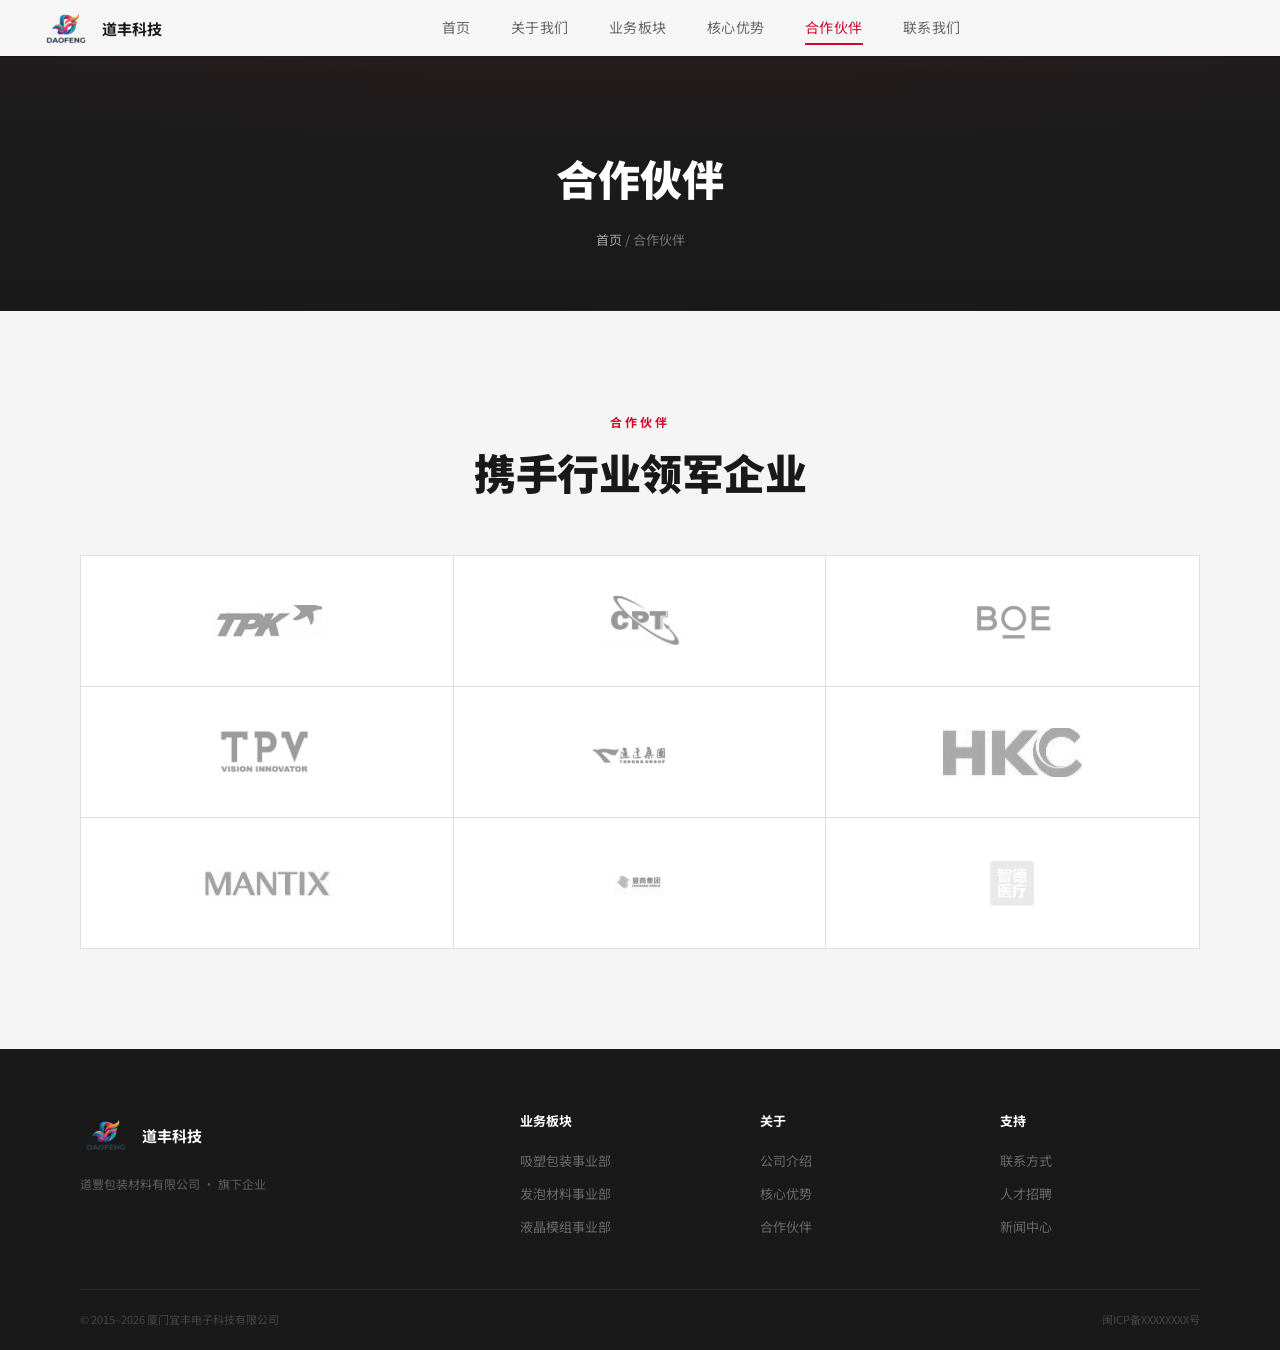
<file: partners.html>
<!DOCTYPE html>
<html lang="zh-CN">
<head>
    <meta charset="UTF-8">
    <meta name="viewport" content="width=device-width, initial-scale=1.0">
    <title>合作伙伴 - 厦门宜丰电子科技</title>
    <meta name="description" content="宜丰电子携手TPK、京东方、冠捷、惠科等行业领军企业，提供高品质包装与显示解决方案。">
    <link rel="icon" href="images/favicon.png" type="image/png">
    <link rel="preconnect" href="https://fonts.googleapis.com">
    <link rel="preconnect" href="https://fonts.gstatic.com" crossorigin>
    <link href="https://fonts.googleapis.com/css2?family=Noto+Sans+SC:wght@300;400;500;700;900&display=swap" rel="stylesheet">
    <link rel="stylesheet" href="style.css">
</head>
<body>

    <!-- ====== 导航栏 ====== -->
    <header class="header" id="header">
        <div class="header-inner">
            <a href="index.html" class="logo">
                <img src="images/logo-daofeng.png" alt="道豐 DAOFENG" class="logo-img">
                <span class="logo-name">道丰科技</span>
            </a>
            <nav class="nav" id="nav" aria-label="主导航">
                <a href="index.html" class="nav-link">首页</a>
                <a href="about.html" class="nav-link">关于我们</a>
                <a href="divisions.html" class="nav-link">业务板块</a>
                <a href="advantages.html" class="nav-link">核心优势</a>
                <a href="partners.html" class="nav-link">合作伙伴</a>
                <a href="contact.html" class="nav-link">联系我们</a>
            </nav>
            <div class="header-right">
                <button class="hamburger" id="hamburger" aria-label="菜单">
                    <span></span><span></span>
                </button>
            </div>
        </div>
    </header>

    <!-- ====== 子页面横幅 ====== -->
    <section class="page-hero" aria-label="页面标题">
        <div class="container">
            <h1>合作伙伴</h1>
            <p class="breadcrumb"><a href="index.html">首页</a> / 合作伙伴</p>
        </div>
    </section>

    <!-- ====== 合作伙伴 ====== -->
    <section class="partners" id="partners" aria-label="合作伙伴">
        <div class="container">
            <div class="section-head center">
                <span class="label">合作伙伴</span>
                <h2>携手行业领军企业</h2>
            </div>
            <div class="partner-grid">
                <div class="partner-item">
                    <img class="partner-logo" src="images/logos/tpk.png" alt="TPK 宸鸿科技">
                </div>
                <div class="partner-item">
                    <img class="partner-logo" src="images/logos/cpt.png" alt="CPT 华映科技">
                </div>
                <div class="partner-item">
                    <img class="partner-logo" src="images/logos/boe.png" alt="BOE 京东方">
                </div>
                <div class="partner-item">
                    <img class="partner-logo" src="images/logos/tpv.png" alt="TPV 冠捷科技">
                </div>
                <div class="partner-item">
                    <img class="partner-logo" src="images/logos/tongda.png" alt="通达集团">
                </div>
                <div class="partner-item">
                    <img class="partner-logo" src="images/logos/hkc.jpg" alt="HKC 惠科">
                </div>
                <div class="partner-item">
                    <img class="partner-logo" src="images/logos/mantix.jpg" alt="MANTIX 华佳彩">
                </div>
                <div class="partner-item">
                    <img class="partner-logo" src="images/logos/xiashang.jpg" alt="夏商集团">
                </div>
                <div class="partner-item">
                    <img class="partner-logo" src="images/logos/zhide.png" alt="智德医疗">
                </div>
            </div>
        </div>
    </section>

    <!-- ====== 页脚 ====== -->
    <footer class="footer">
        <div class="container">
            <div class="footer-grid">
                <div class="footer-brand">
                    <div class="logo">
                        <img src="images/logo-daofeng.png" alt="道豐 DAOFENG" class="logo-img">
                        <span class="logo-name">道丰科技</span>
                    </div>
                    <p>道豐包装材料有限公司 · 旗下企业</p>
                </div>
                <div class="footer-col">
                    <h5>业务板块</h5>
                    <a href="divisions.html">吸塑包装事业部</a>
                    <a href="divisions.html">发泡材料事业部</a>
                    <a href="divisions.html">液晶模组事业部</a>
                </div>
                <div class="footer-col">
                    <h5>关于</h5>
                    <a href="about.html">公司介绍</a>
                    <a href="advantages.html">核心优势</a>
                    <a href="partners.html">合作伙伴</a>
                </div>
                <div class="footer-col">
                    <h5>支持</h5>
                    <a href="contact.html">联系方式</a>
                    <a href="#">人才招聘</a>
                    <a href="#">新闻中心</a>
                </div>
            </div>
            <div class="footer-bottom">
                <span>© 2015–2026 厦门宜丰电子科技有限公司</span>
                <span>闽ICP备XXXXXXXX号</span>
            </div>
        </div>
    </footer>

    <button class="btt" id="btt" aria-label="回到顶部">↑</button>
    <script src="script.js"></script>
</body>
</html>
</file>
<file: style.css>
/* =============================================
   宜丰电子科技 – 华为级极简设计
   核心原则：克制、留白、直角、大图、黑白红
   ============================================= */

/* ---------- Design Tokens ---------- */
:root{
    --black:#000;
    --white:#fff;
    --grey-50:#f5f5f5;
    --grey-100:#eee;
    --grey-200:#ddd;
    --grey-400:#999;
    --grey-600:#666;
    --grey-800:#333;
    --grey-900:#191919;
    --red:#CF0A2C;          /* 华为红 */
    --red-dark:#A30820;
    --font:'Noto Sans SC',-apple-system,BlinkMacSystemFont,'Segoe UI',sans-serif;
    --ease:cubic-bezier(.4,0,.2,1);
    --max:1200px;
}

/* ---------- Reset ---------- */
*,*::before,*::after{margin:0;padding:0;box-sizing:border-box}
html{font-size:17px;-webkit-font-smoothing:antialiased}
body{
    font-family:var(--font);color:var(--grey-900);background:var(--white);
    line-height:1.8;overflow-x:hidden;font-size:17px;
    opacity:0;animation:pageIn .6s var(--ease) forwards;
}
@keyframes pageIn{to{opacity:1}}
img{max-width:100%;display:block}
a{text-decoration:none;color:inherit}
button{font-family:var(--font)}
/* 键盘焦点可见性 – 可访问性 */
:focus-visible{
    outline:2px solid var(--red);
    outline-offset:2px;
}
input:focus-visible,
select:focus-visible,
textarea:focus-visible{
    outline:none;
    border-color:var(--red);
    box-shadow:0 0 0 3px rgba(207,10,44,.12);
}
.container{max-width:var(--max);margin:0 auto;padding:0 40px}

/* ===================
   HEADER – 华为风格透明→白底
   =================== */
.header{
    position:fixed;top:0;left:0;right:0;z-index:1000;
    height:56px;
    transition:background .4s var(--ease),box-shadow .4s var(--ease);
}
.header.scrolled{
    background:rgba(255,255,255,.96);
    backdrop-filter:blur(12px);
    -webkit-backdrop-filter:blur(12px);
    box-shadow:0 1px 0 rgba(0,0,0,.08);
}
.header-inner{
    max-width:1440px;margin:0 auto;height:100%;
    display:flex;align-items:center;justify-content:space-between;
    padding:0 40px;
}
.logo{display:flex;align-items:center;gap:10px;z-index:1001}
.logo-img{
    height:52px;width:auto;
    display:block;
    transition:filter .3s var(--ease);
}
/* 在浅色/滚动后的 header 中不需要特殊处理，logo 本身是彩色的 */

.logo-name{
    font-size:15px;font-weight:700;
    color:var(--white);transition:color .3s var(--ease);
}
.header.scrolled .logo-name{color:var(--grey-900)}

/* Nav */
.nav{display:flex;gap:0}
.nav-link{
    padding:16px 20px;font-size:14px;font-weight:400;
    color:rgba(255,255,255,.85);letter-spacing:.5px;
    position:relative;transition:color .3s var(--ease);
}
.header.scrolled .nav-link{color:var(--grey-600)}
.nav-link:hover,.nav-link.active{color:var(--white)}
.header.scrolled .nav-link:hover,
.header.scrolled .nav-link.active{color:var(--red)}
.nav-link::after{
    content:'';position:absolute;bottom:12px;left:20px;right:20px;
    height:2px;background:var(--red);
    transform:scaleX(0);transition:transform .3s var(--ease);
}
.nav-link.active::after,.nav-link:hover::after{transform:scaleX(1)}

/* Hamburger */
.hamburger{
    display:none;background:none;border:none;cursor:pointer;
    width:24px;height:20px;position:relative;z-index:1001;
}
.hamburger span{
    display:block;width:100%;height:1.5px;
    background:var(--white);position:absolute;left:0;
    transition:all .3s var(--ease);
}
.header.scrolled .hamburger span{background:var(--grey-900)}
.hamburger span:first-child{top:4px}
.hamburger span:last-child{bottom:4px}
.hamburger.open span:first-child{top:50%;transform:translateY(-50%) rotate(45deg)}
.hamburger.open span:last-child{bottom:auto;top:50%;transform:translateY(-50%) rotate(-45deg)}

/* ===================
   HERO – 全屏大图轮播
   =================== */
.hero{position:relative;height:100vh;min-height:640px;overflow:hidden;background:var(--black)}
.hero-slide{
    position:absolute;inset:0;opacity:0;
    transition:opacity 1.2s ease;
}
.hero-slide.active{opacity:1;z-index:1}
.hero-img{
    position:absolute;inset:0;
    transform:scale(1.08);
    transition:transform 7s ease-out;
}
.hero-img img{
    width:100%;height:100%;object-fit:cover;
}
.hero-slide.active .hero-img{transform:scale(1)}
/* 华为式底部渐变遮罩，不是全覆盖 */
.hero-slide::after{
    content:'';position:absolute;inset:0;
    background:linear-gradient(to top,rgba(0,0,0,.7) 0%,rgba(0,0,0,.15) 50%,rgba(0,0,0,.25) 100%);
    z-index:1;
}
.hero-caption{
    position:absolute;bottom:140px;left:0;right:0;z-index:2;
    padding:0 40px;
    max-width:1440px;margin:0 auto;
}
.hero-caption h1{
    font-size:clamp(36px,5vw,56px);font-weight:900;
    color:var(--white);line-height:1.2;
    margin-bottom:16px;letter-spacing:-1px;
    opacity:0;transform:translateY(30px);
    transition:all .8s var(--ease) .2s;
}
.hero-slide.active .hero-caption h1{opacity:1;transform:translateY(0)}
.hero-caption p{
    font-size:18px;color:rgba(255,255,255,.7);font-weight:300;
    margin-bottom:28px;max-width:480px;
    opacity:0;transform:translateY(20px);
    transition:all .8s var(--ease) .4s;
}
.hero-slide.active .hero-caption p{opacity:1;transform:translateY(0)}
.hero-btn{
    display:inline-block;font-size:14px;font-weight:500;
    color:var(--white);border:1px solid rgba(255,255,255,.5);
    padding:12px 32px;
    opacity:0;transform:translateY(20px);
    transition:opacity .8s var(--ease) .55s, transform .8s var(--ease) .55s, background .3s var(--ease), border-color .3s var(--ease);
}
.hero-slide.active .hero-btn{opacity:1;transform:translateY(0)}
.hero-btn:hover{background:var(--red);border-color:var(--red)}

/* Dots */
.hero-dots{
    position:absolute;bottom:60px;left:40px;z-index:10;
    display:flex;gap:10px;
}
.dot{
    width:32px;height:2px;border:none;cursor:pointer;
    background:rgba(255,255,255,.3);padding:0;
    transition:all .4s var(--ease);
}
.dot.active{background:var(--white);width:48px}

/* ===================
   PAGE HERO – 子页面顶部横幅
   =================== */
.page-hero{
    padding:140px 0 60px;
    background:var(--grey-900);
    background-image:
        radial-gradient(ellipse 80% 50% at 50% 0%,rgba(207,10,44,.08),transparent),
        linear-gradient(180deg,rgba(255,255,255,.02) 0%,transparent 100%);
    text-align:center;
    position:relative;
    overflow:hidden;
}
.page-hero::after{
    content:'';position:absolute;bottom:0;left:0;right:0;
    height:1px;background:linear-gradient(90deg,transparent,rgba(255,255,255,.06),transparent);
}
.page-hero h1{
    font-size:clamp(28px,4vw,42px);font-weight:900;
    color:var(--white);margin-bottom:12px;
}
.page-hero .breadcrumb{
    font-size:13px;color:rgba(255,255,255,.4);
}
.page-hero .breadcrumb a{
    color:rgba(255,255,255,.6);
    transition:color .3s var(--ease);
}
.page-hero .breadcrumb a:hover{color:var(--white)}

/* ===================
   TICKER – 新闻快讯条
   =================== */
.ticker{
    background:var(--grey-50);border-bottom:1px solid var(--grey-100);
    padding:14px 0;
}
.ticker-inner{display:flex;align-items:center;gap:16px}
.ticker-tag{
    flex-shrink:0;font-size:11px;font-weight:700;
    color:var(--white);background:var(--red);
    padding:3px 10px;letter-spacing:1px;
}
.ticker-inner p{font-size:15px;color:var(--grey-600)}

/* ===================
   通用 Section 标题
   =================== */
.section-head{margin-bottom:56px}
.section-head.center{text-align:center}
.label{
    display:block;font-size:12px;font-weight:700;
    color:var(--red);letter-spacing:3px;
    margin-bottom:12px;
}
.label.light{color:rgba(255,255,255,.6)}
.section-head h2,
.split-text h2{
    font-size:clamp(30px,3.5vw,42px);font-weight:900;
    line-height:1.3;letter-spacing:-0.5px;color:var(--grey-900);
}

/* ===================
   ABOUT – 左右分栏（华为式）
   =================== */
.about{padding:100px 0}
.split{
    display:grid;grid-template-columns:1fr 1fr;gap:60px;
    align-items:center;
}
.split.reverse{direction:rtl}
.split.reverse>*{direction:ltr}
.split-media{overflow:hidden}
.split-media img{
    width:100%;height:100%;object-fit:cover;
    transition:transform .6s var(--ease);
}
.split-media:hover img{transform:scale(1.03)}
.split-text{padding:20px 0}
.split-text p{
    font-size:16px;color:var(--grey-600);
    margin-bottom:16px;line-height:1.9;
}
.split-text strong{color:var(--red);font-weight:600}

/* KPI 行 */
.kpi-row{
    display:grid;grid-template-columns:repeat(4,1fr);
    gap:0;margin-top:36px;
    border-top:1px solid var(--grey-200);padding-top:28px;
}
.kpi{text-align:center}
.kpi strong{
    display:block;font-size:32px;font-weight:900;
    color:var(--grey-900);line-height:1.2;
    font-variant-numeric:tabular-nums;
}
.kpi span{font-size:13px;color:var(--grey-400);letter-spacing:1px}

/* ===================
   CTA 行动号召横幅
   =================== */
.cta-banner{
    padding:80px 0;
    background:var(--grey-900);
    text-align:center;
    position:relative;
    overflow:hidden;
}
.cta-banner::before{
    content:'';position:absolute;inset:0;
    background:radial-gradient(ellipse 60% 80% at 50% 50%,rgba(207,10,44,.1),transparent);
}
.cta-banner .container{position:relative;z-index:1}
.cta-banner h2{
    font-size:clamp(24px,3vw,36px);font-weight:900;
    color:var(--white);margin-bottom:16px;
}
.cta-banner p{
    font-size:16px;color:rgba(255,255,255,.5);
    margin-bottom:32px;max-width:480px;margin-left:auto;margin-right:auto;
}
.cta-btn{
    display:inline-block;padding:14px 40px;
    font-size:15px;font-weight:600;
    color:var(--white);background:var(--red);
    border:none;cursor:pointer;
    transition:background .3s var(--ease),transform .2s var(--ease);
}
.cta-btn:hover{background:var(--red-dark);transform:translateY(-2px)}

/* ===================
   DIVISIONS – 三大业务大图卡片
   =================== */
.divisions{padding:100px 0 0;background:var(--grey-50)}
.div-grid{
    display:grid;grid-template-columns:repeat(3,1fr);
    gap:1px;background:var(--grey-200); /* 1px 分隔线式间距 */
}
.div-card{
    position:relative;display:block;
    height:520px;overflow:hidden;cursor:pointer;
    background:var(--black);
}
.div-card img{
    width:100%;height:100%;object-fit:cover;
    transition:transform .8s var(--ease);
}
.div-card:hover img{transform:scale(1.06)}
.div-card-overlay{
    position:absolute;inset:0;
    background:linear-gradient(to top,rgba(0,0,0,.75) 0%,rgba(0,0,0,.1) 60%,transparent 100%);
    transition:background .4s var(--ease);
}
.div-card:hover .div-card-overlay{
    background:linear-gradient(to top,rgba(0,0,0,.85) 0%,rgba(0,0,0,.3) 60%,rgba(0,0,0,.15) 100%);
}
.div-card-body{
    position:absolute;bottom:0;left:0;right:0;
    padding:36px 32px;z-index:2;color:var(--white);
}
.div-card-num{
    font-size:48px;font-weight:900;
    color:rgba(255,255,255,.12);line-height:1;
    display:block;margin-bottom:8px;
}
.div-card-body h3{
    font-size:24px;font-weight:700;margin-bottom:10px;
    letter-spacing:.5px;
}
.div-card-body p{
    font-size:14px;color:rgba(255,255,255,.65);
    line-height:1.7;margin-bottom:16px;
}
.div-card-link{
    font-size:14px;font-weight:500;color:var(--white);
    opacity:0;transform:translateY(8px);
    transition:all .4s var(--ease);
}
.div-card:hover .div-card-link{opacity:1;transform:translateY(0)}

/* ===================
   ADVANTAGES – 核心优势
   =================== */
.advantages{padding:100px 0 0;background:var(--white)}
.adv-strip{
    margin-top:80px;padding:80px 0;
    background:var(--grey-900);
}
.adv-cards{
    display:grid;grid-template-columns:repeat(4,1fr);gap:1px;
    background:rgba(255,255,255,.06);
}
.adv-card{
    padding:40px 32px;
    background:var(--grey-900);
    transition:background .3s var(--ease);
}
.adv-card:hover{background:rgba(255,255,255,.04)}
.adv-icon{
    color:var(--red);margin-bottom:24px;
    width:40px;height:40px;
}
.adv-card h4{
    font-size:18px;font-weight:700;
    color:var(--white);margin-bottom:12px;
}
.adv-card p{
    font-size:14px;color:rgba(255,255,255,.5);line-height:1.8;
}

/* ===================
   PRODUCTS – 五大领域
   =================== */
.products{padding:100px 0;background:var(--white)}
.prod-grid{
    display:grid;grid-template-columns:repeat(5,1fr);gap:0;
    border:1px solid var(--grey-200);
}
.prod-item{
    padding:48px 28px;text-align:center;
    border-right:1px solid var(--grey-200);
    transition:background .3s var(--ease);
}
.prod-item:last-child{border-right:none}
.prod-item:hover{background:var(--grey-50)}
.prod-icon{
    width:36px;height:36px;margin:0 auto 16px;
    color:var(--grey-800);
    transition:color .3s var(--ease);
}
.prod-item:hover .prod-icon{color:var(--red)}
.prod-item h4{
    font-size:17px;font-weight:700;
    color:var(--grey-900);margin-bottom:8px;
}
.prod-item p{font-size:14px;color:var(--grey-400);line-height:1.8}

/* ===================
   MATERIALS BANNER – 深色全宽
   =================== */
.materials-banner{
    position:relative;min-height:500px;
    display:flex;align-items:center;
    overflow:hidden;
}
.materials-bg{
    position:absolute;inset:0;
    background-size:cover;background-position:center;
    filter:brightness(.25);
}
.materials-content{
    position:relative;z-index:2;width:100%;
    padding:100px 0;
}
.materials-content h2{
    font-size:clamp(26px,3vw,36px);font-weight:900;
    color:var(--white);margin-bottom:48px;
}
.mat-row{
    display:grid;grid-template-columns:repeat(3,1fr);gap:0;
}
.mat-item{
    padding:40px 36px;
    border-right:1px solid rgba(255,255,255,.08);
}
.mat-item:last-child{border-right:none}
.mat-item h3{
    font-size:32px;font-weight:900;
    color:var(--red);margin-bottom:12px;
}
.mat-item p{
    font-size:14px;color:rgba(255,255,255,.55);line-height:1.8;
}

/* ===================
   PARTNERS – 合作伙伴
   =================== */
.partners{padding:100px 0;background:var(--grey-50)}
.partner-grid{
    display:grid;grid-template-columns:repeat(3,1fr);
    gap:0;border:1px solid var(--grey-200);background:var(--white);
}
.partner-item{
    padding:40px 36px;text-align:center;
    border-right:1px solid var(--grey-200);
    border-bottom:1px solid var(--grey-200);
    transition:background .3s var(--ease);
    display:flex;align-items:center;justify-content:center;
}
.partner-item:nth-child(3n){border-right:none}
.partner-item:nth-last-child(-n+3){border-bottom:none}
.partner-item:hover{background:var(--grey-50)}
.partner-logo{
    max-width:140px;max-height:50px;
    width:auto;height:auto;
    display:block;margin:0 auto;
    filter:grayscale(100%);opacity:.5;
    transition:all .4s var(--ease);
    object-fit:contain;
}
.partner-item:hover .partner-logo{filter:grayscale(0);opacity:1}

/* ===================
   CERTIFICATIONS – 资质荣誉
   =================== */
.certifications{padding:100px 0 0;background:var(--white)}

/* --- 资质卡片网格 --- */
.cert-cards{
    display:grid;grid-template-columns:repeat(5,1fr);
    gap:1px;background:var(--grey-200);
    border:1px solid var(--grey-200);
}
.cert-card{
    background:var(--white);
    padding:40px 28px;text-align:center;
    transition:background .3s var(--ease);
}
.cert-card:hover{background:var(--grey-50)}
.cert-card-icon{
    width:52px;height:52px;margin:0 auto 20px;
    display:flex;align-items:center;justify-content:center;
    color:var(--red);
    background:rgba(207,10,44,.06);
    border-radius:50%;
    transition:all .3s var(--ease);
}
.cert-card:hover .cert-card-icon{
    background:var(--red);color:var(--white);
}
.cert-card h4{
    font-size:17px;font-weight:700;
    color:var(--grey-900);margin-bottom:8px;
}
.cert-card p{
    font-size:13px;color:var(--grey-400);line-height:1.7;
}

/* --- 证书展示带 --- */
.cert-banner{
    margin-top:80px;padding:72px 0;
    background:var(--grey-900);
}

/* 3D 旋转轮播 */
.cert-carousel{
    position:relative;
    height:480px;
    perspective:1200px;
    overflow:visible;
}
.cert-carousel-track{
    position:relative;
    width:100%;height:100%;
    transform-style:preserve-3d;
    transition:transform .8s var(--ease);
}
.cert-carousel-item{
    position:absolute;
    width:320px;height:100%;
    left:50%;top:0;
    margin-left:-160px;
    text-align:center;
    will-change:transform,opacity;
    transition:transform 1s cubic-bezier(.25,.1,.25,1),
               opacity .8s cubic-bezier(.25,.1,.25,1),
               filter .8s cubic-bezier(.25,.1,.25,1);
}
.cert-carousel-item.active{
    opacity:1;filter:none;z-index:3;
}
.cert-carousel-item.prev,
.cert-carousel-item.next{
    opacity:.5;filter:brightness(.6);z-index:1;
    cursor:pointer;
}
.cert-carousel-item.hidden{
    opacity:0;pointer-events:none;
}

.cert-banner-img{
    background:rgba(255,255,255,.06);
    padding:16px;
    border:1px solid rgba(255,255,255,.08);
    margin-bottom:20px;
    transition:border-color .3s var(--ease), box-shadow .3s var(--ease);
}
.cert-carousel-item.active .cert-banner-img{
    border-color:rgba(207,10,44,.3);
    box-shadow:0 20px 60px rgba(0,0,0,.4);
}
.cert-banner-img img{
    width:100%;height:auto;display:block;
}
.cert-badge{
    display:inline-block;font-size:11px;font-weight:700;
    color:var(--white);background:var(--red);
    padding:4px 12px;letter-spacing:1px;
    margin-bottom:12px;
}
.cert-gallery-info h4{
    font-size:17px;font-weight:700;
    color:var(--white);margin-bottom:8px;
}
.cert-gallery-info p{
    font-size:13px;color:rgba(255,255,255,.4);
    line-height:1.8;
}
.cert-gallery-info{
    opacity:0;transform:translateY(10px);
    transition:all .4s var(--ease) .1s;
}
.cert-carousel-item.active .cert-gallery-info{
    opacity:1;transform:translateY(0);
}

/* 箭头 */
.cert-arrow{
    position:absolute;top:50%;transform:translateY(-80%);
    width:44px;height:44px;
    background:rgba(255,255,255,.06);
    border:1px solid rgba(255,255,255,.12);
    color:var(--white);font-size:24px;
    cursor:pointer;z-index:10;
    transition:all .3s var(--ease);
    display:flex;align-items:center;justify-content:center;
}
.cert-prev{left:0}
.cert-next{right:0}
.cert-arrow:hover{
    background:var(--red);border-color:var(--red);
}

/* 指示点 */
.cert-dots{
    position:absolute;bottom:0;left:50%;
    transform:translateX(-50%);
    display:flex;gap:10px;
}
.cert-dot{
    width:32px;height:2px;border:none;cursor:pointer;
    background:rgba(255,255,255,.2);padding:0;
    transition:all .4s var(--ease);
}
.cert-dot.active{background:var(--red);width:48px}

/* ===================
   CONTACT – 联系我们
   =================== */
.contact{padding:100px 0;background:var(--white)}
.contact-list{margin-top:32px;display:flex;flex-direction:column;gap:20px}
.contact-row{
    display:flex;align-items:flex-start;gap:16px;
    padding:16px 0;border-bottom:1px solid var(--grey-100);
}
.contact-row svg{flex-shrink:0;color:var(--red);margin-top:2px}
.contact-row strong{font-size:14px;display:block;margin-bottom:2px}
.contact-row p{font-size:13px;color:var(--grey-400)}

/* Form */
.split-form{background:var(--grey-50);padding:40px;border:1px solid var(--grey-200)}
.form-2col{display:grid;grid-template-columns:1fr 1fr;gap:16px;margin-bottom:16px}
.split-form input,
.split-form select,
.split-form textarea{
    width:100%;padding:14px 16px;font-size:14px;
    font-family:var(--font);
    border:1px solid var(--grey-200);background:var(--white);
    color:var(--grey-900);outline:none;
    transition:border-color .3s var(--ease);
}
.split-form select{appearance:none;cursor:pointer}
.split-form textarea{margin-bottom:16px;resize:vertical;min-height:100px}
.split-form input:focus,
.split-form select:focus,
.split-form textarea:focus{border-color:var(--red)}
.split-form input::placeholder,
.split-form textarea::placeholder{color:var(--grey-400)}
.submit-btn{
    width:100%;padding:16px;font-size:15px;font-weight:600;
    background:var(--red);color:var(--white);
    border:none;cursor:pointer;
    transition:background .3s var(--ease);
}
.submit-btn:hover{background:var(--red-dark)}
.form-field{display:flex;flex-direction:column}
.form-field label{
    font-size:13px;font-weight:600;
    color:var(--grey-800);margin-bottom:6px;
    letter-spacing:.3px;
}
.form-field label .required{color:var(--red);font-weight:700}
.form-field select{margin-bottom:0}
.split-form .form-field+.form-field{margin-top:0}
.split-form .form-2col+.form-field,
.split-form .form-field+.form-field:not(.form-2col .form-field){margin-top:16px}

/* ===================
   FOOTER
   =================== */
.footer{background:var(--grey-900);padding:60px 0 0}
.footer-grid{
    display:grid;grid-template-columns:2fr 1fr 1fr 1fr;
    gap:40px;padding-bottom:40px;
    border-bottom:1px solid rgba(255,255,255,.06);
}
.footer .logo-name{color:var(--white)}
.footer-brand>p{font-size:12px;color:rgba(255,255,255,.3);margin-top:12px}
.footer-col h5{
    font-size:13px;font-weight:700;color:var(--white);
    margin-bottom:16px;
}
.footer-col a{
    display:block;font-size:13px;
    color:rgba(255,255,255,.35);margin-bottom:10px;
    transition:color .3s var(--ease);
}
.footer-col a:hover{color:var(--white)}
.footer-bottom{
    display:flex;justify-content:space-between;
    padding:20px 0;
}
.footer-bottom span{font-size:11px;color:rgba(255,255,255,.2)}

/* ===================
   BACK TO TOP
   =================== */
.btt{
    position:fixed;bottom:32px;right:32px;
    width:44px;height:44px;
    background:var(--grey-900);color:var(--white);
    border:none;cursor:pointer;font-size:18px;
    opacity:0;visibility:hidden;transform:translateY(16px);
    transition:all .3s var(--ease);z-index:999;
}
.btt.visible{opacity:1;visibility:visible;transform:translateY(0)}
.btt:hover{background:var(--red)}

/* ===================
   REVEAL ANIMATION
   =================== */
.reveal{
    opacity:0;transform:translateY(32px);
    transition:opacity .8s var(--ease),transform .8s var(--ease);
}
.reveal.visible{opacity:1;transform:translateY(0)}

/* ===================
   RESPONSIVE
   =================== */
@media(max-width:1024px){
    .split{grid-template-columns:1fr;gap:40px}
    .split.reverse{direction:ltr}
    .kpi-row{grid-template-columns:repeat(2,1fr);gap:20px}
    .div-grid{grid-template-columns:repeat(3,1fr)}
    .adv-cards{grid-template-columns:1fr 1fr}
    .adv-card{border-bottom:1px solid rgba(255,255,255,.06)}
    .adv-card:nth-child(2n){border-right:none}
    .prod-grid{grid-template-columns:repeat(3,1fr)}
    .prod-item:nth-child(3){border-right:none}
    .prod-item:nth-child(4){border-right:1px solid var(--grey-200)}
    .mat-row{grid-template-columns:1fr}
    .mat-item{border-right:none;border-bottom:1px solid rgba(255,255,255,.08)}
    .footer-grid{grid-template-columns:1fr 1fr}
    .cert-cards{grid-template-columns:repeat(3,1fr)}
    .cert-carousel-item{width:280px;margin-left:-140px}
}

@media(max-width:768px){
    .container{padding:0 24px}
    .header-inner{padding:0 24px}
    .nav{
        position:fixed;inset:0;background:rgba(0,0,0,.96);
        flex-direction:column;align-items:center;justify-content:center;
        gap:4px;opacity:0;visibility:hidden;
        transition:all .4s var(--ease);
    }
    .nav.open{opacity:1;visibility:visible}
    .nav-link{font-size:18px;color:rgba(255,255,255,.85) !important;padding:14px 24px}
    .nav-link::after{display:none}
    .hamburger{display:block}
    .hero-caption{bottom:100px;padding:0 24px}
    .hero-dots{left:24px;bottom:50px}
    .div-grid{grid-template-columns:1fr}
    .div-card{height:380px}
    .div-card:last-child{grid-column:auto}
    .adv-cards{grid-template-columns:1fr}
    .adv-card{border-right:none}
    .prod-grid{grid-template-columns:1fr 1fr}
    .prod-item:nth-child(odd){border-right:1px solid var(--grey-200)}
    .prod-item:nth-child(even){border-right:none}
    .partner-grid{grid-template-columns:1fr 1fr}
    .partner-item:nth-child(2n){border-right:none}
    .partner-item:nth-child(odd){border-right:1px solid var(--grey-200)}
    .cert-cards{grid-template-columns:repeat(2,1fr)}
    .cert-card:last-child{grid-column:span 2}
    .cert-carousel{height:420px}
    .cert-carousel-item{width:260px;margin-left:-130px}
    .form-2col{grid-template-columns:1fr}
    .footer-grid{grid-template-columns:1fr}
    .footer-bottom{flex-direction:column;gap:4px}
}

@media(max-width:480px){
    .kpi-row{grid-template-columns:repeat(2,1fr)}
    .prod-grid{grid-template-columns:1fr}
    .prod-item{border-right:none !important}
    .partner-grid{grid-template-columns:1fr}
    .partner-item{border-right:none !important}
    .cert-cards{grid-template-columns:1fr}
    .cert-card:last-child{grid-column:auto}
    .cert-carousel{height:380px}
    .cert-carousel-item{width:220px;margin-left:-110px}
}

/* ===================
   REDUCED MOTION
   =================== */
@media(prefers-reduced-motion:reduce){
    *,*::before,*::after{
        animation-duration:.01ms !important;
        transition-duration:.01ms !important;
    }
    .hero-img{transform:none !important}
}
</file>
